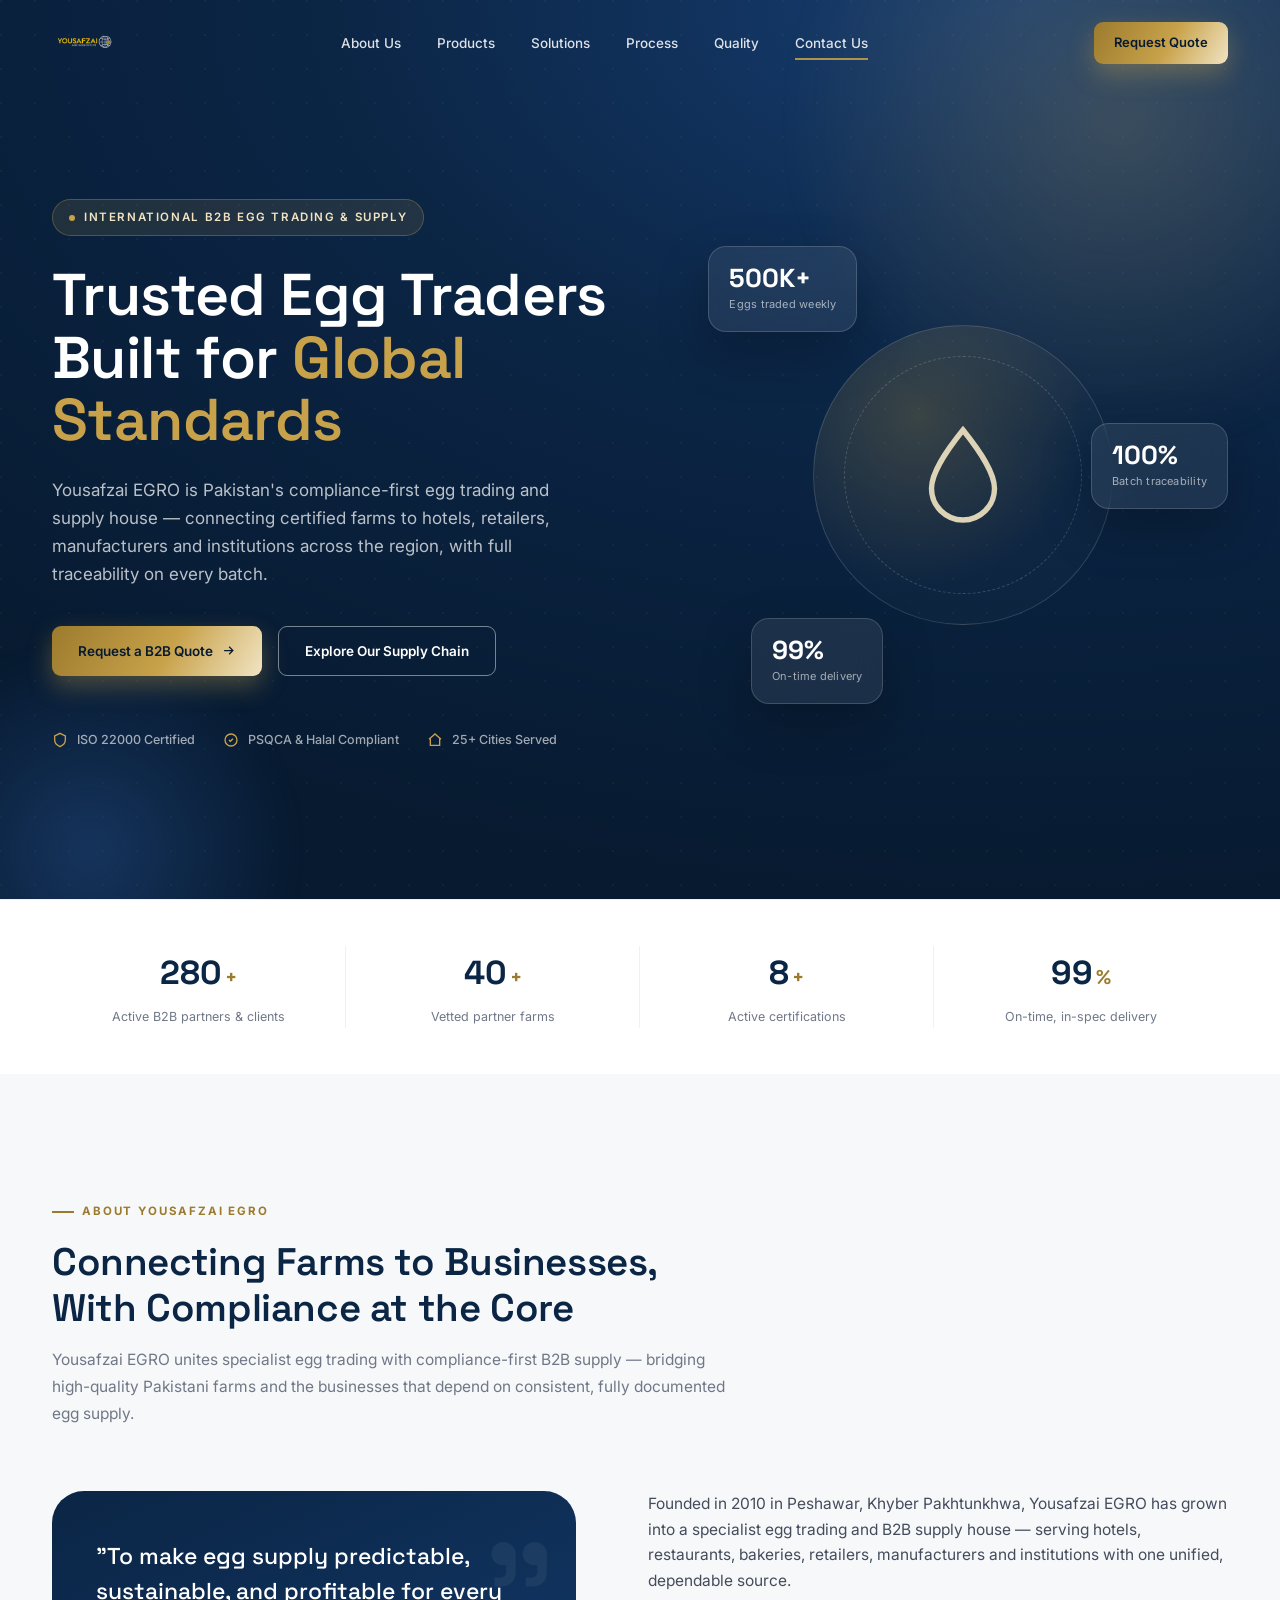
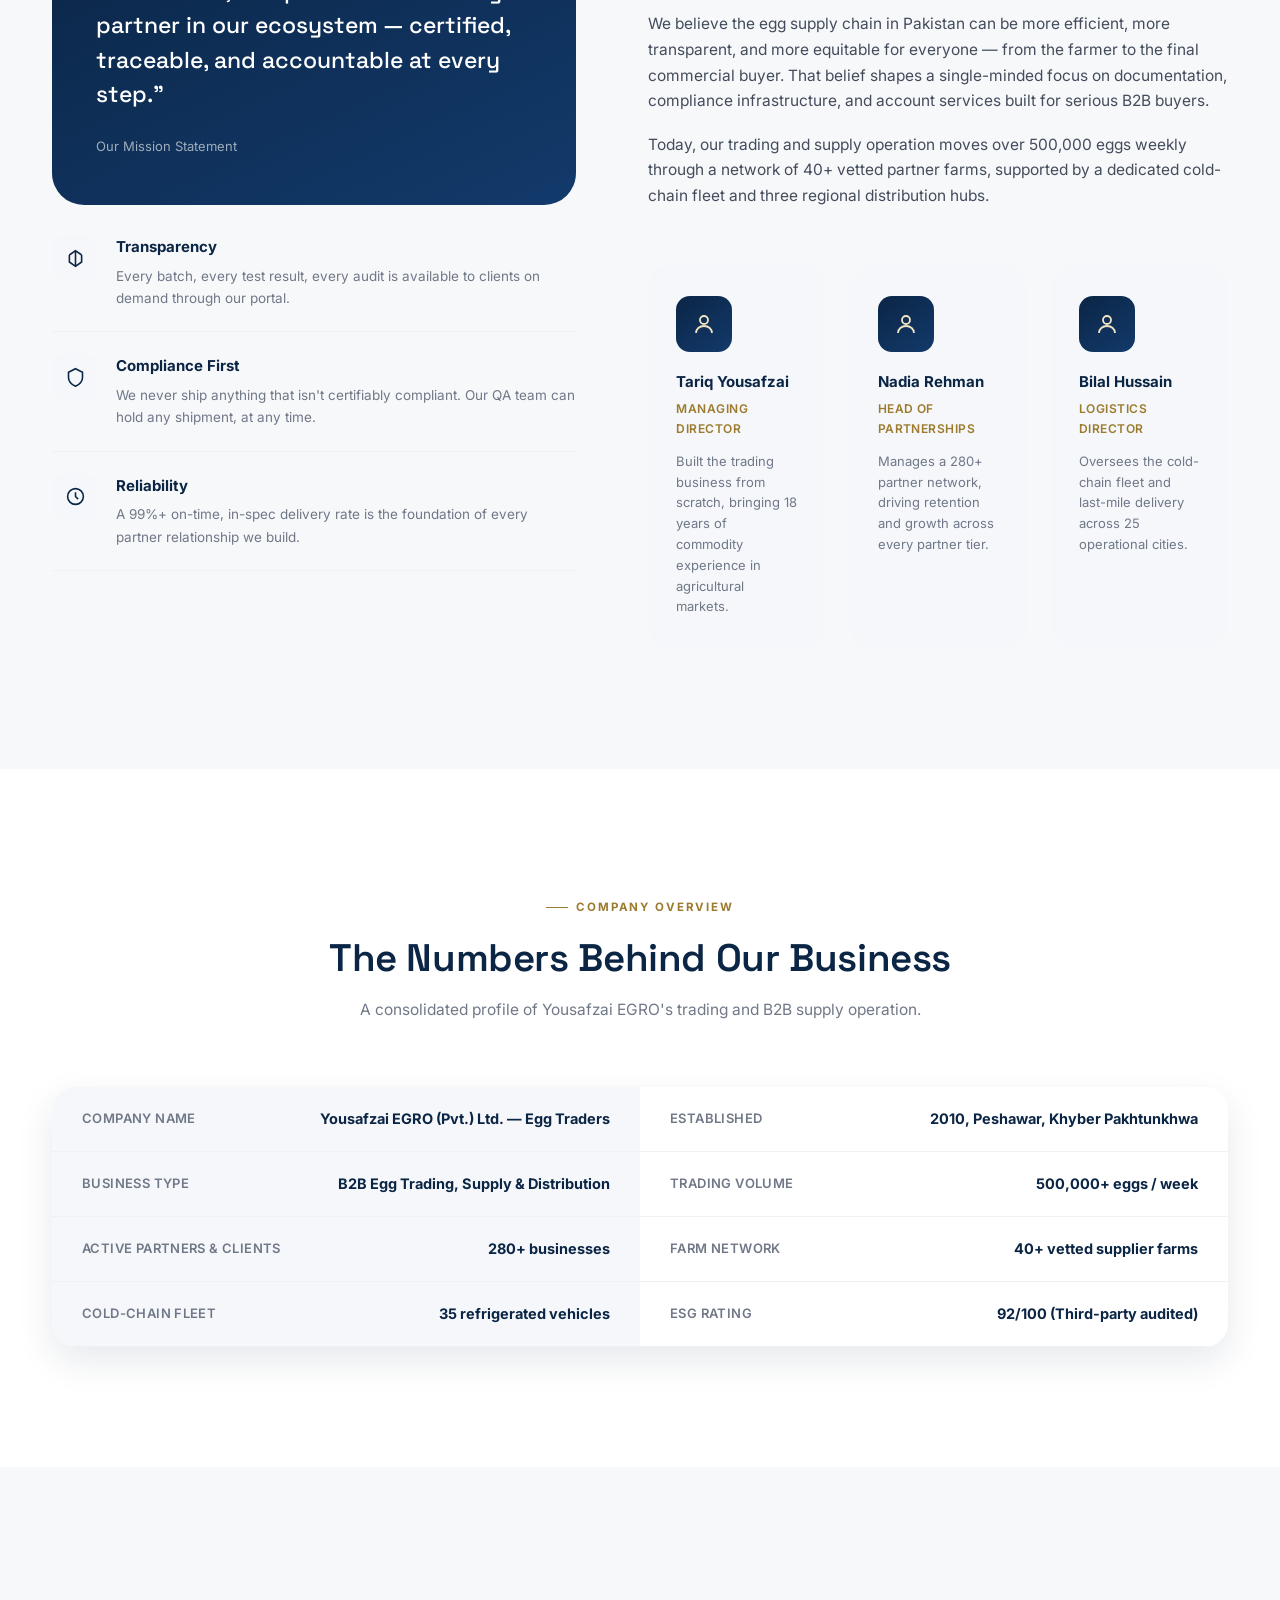
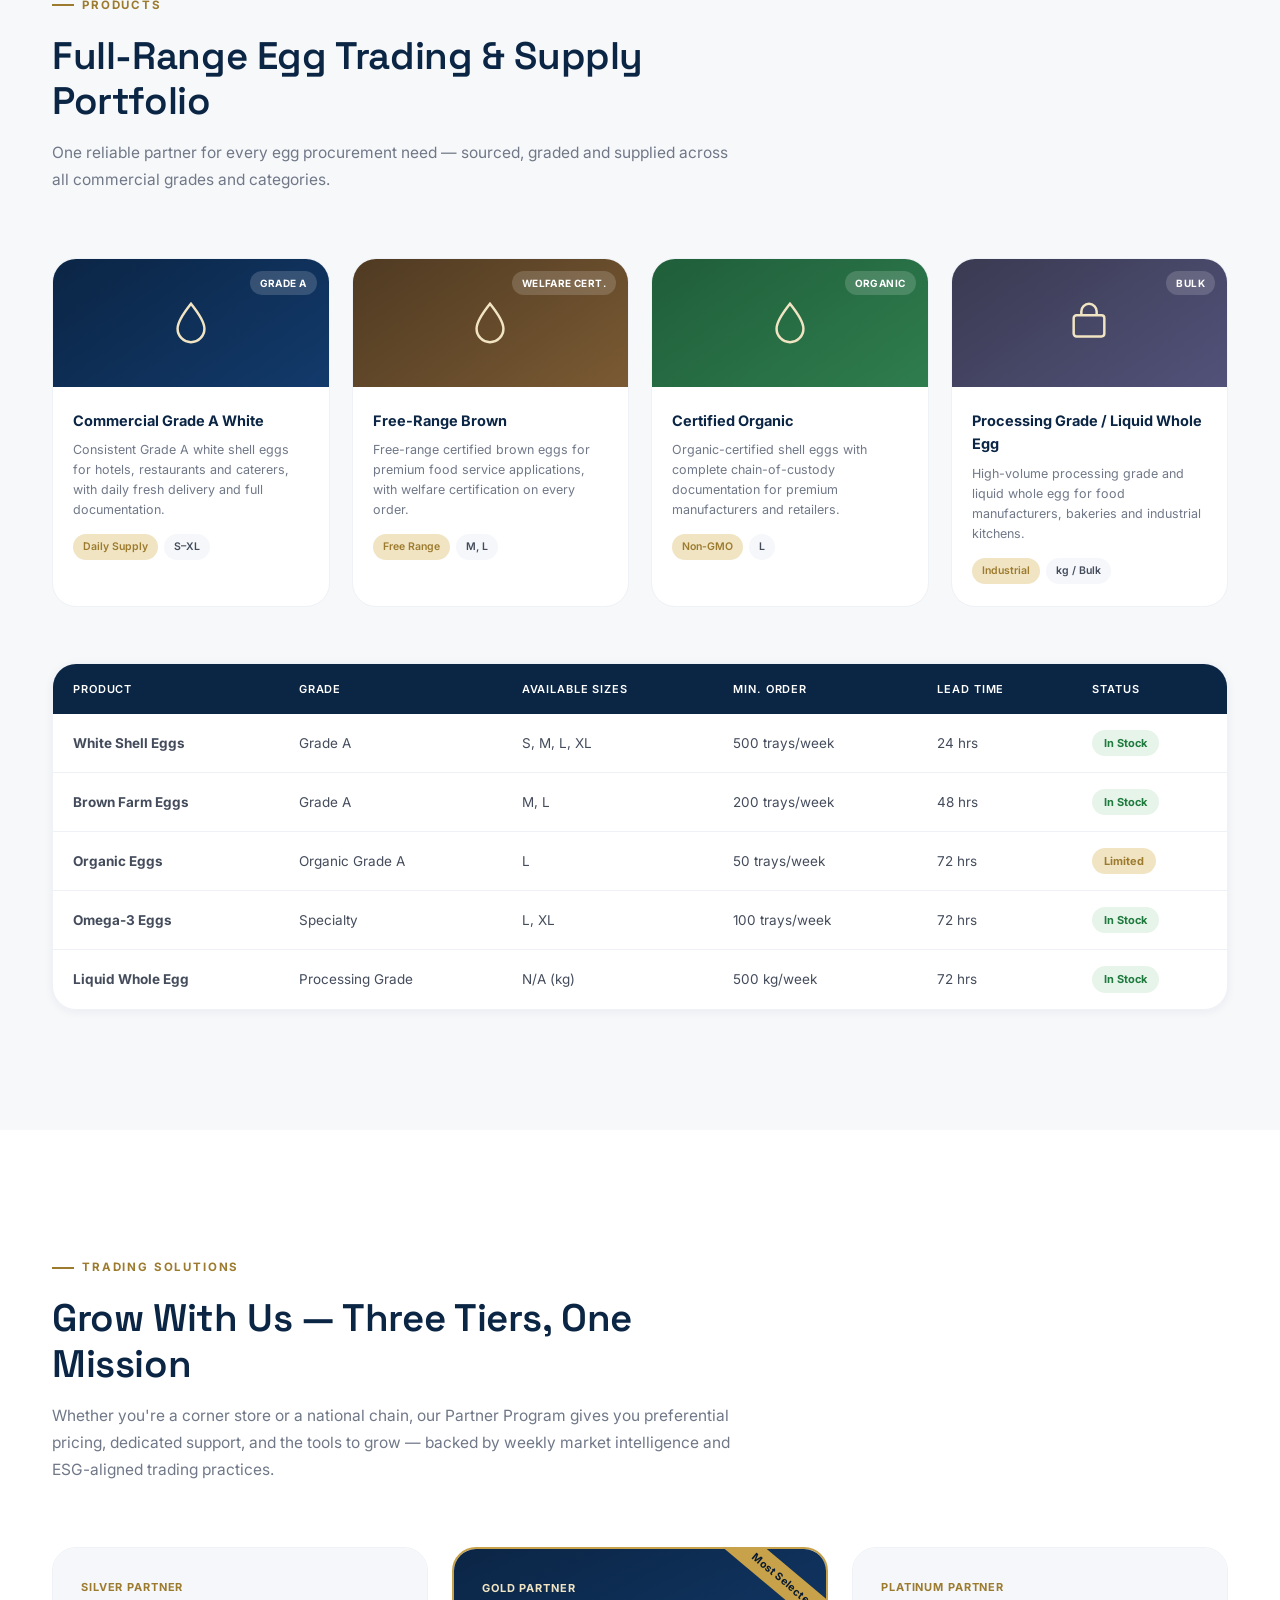
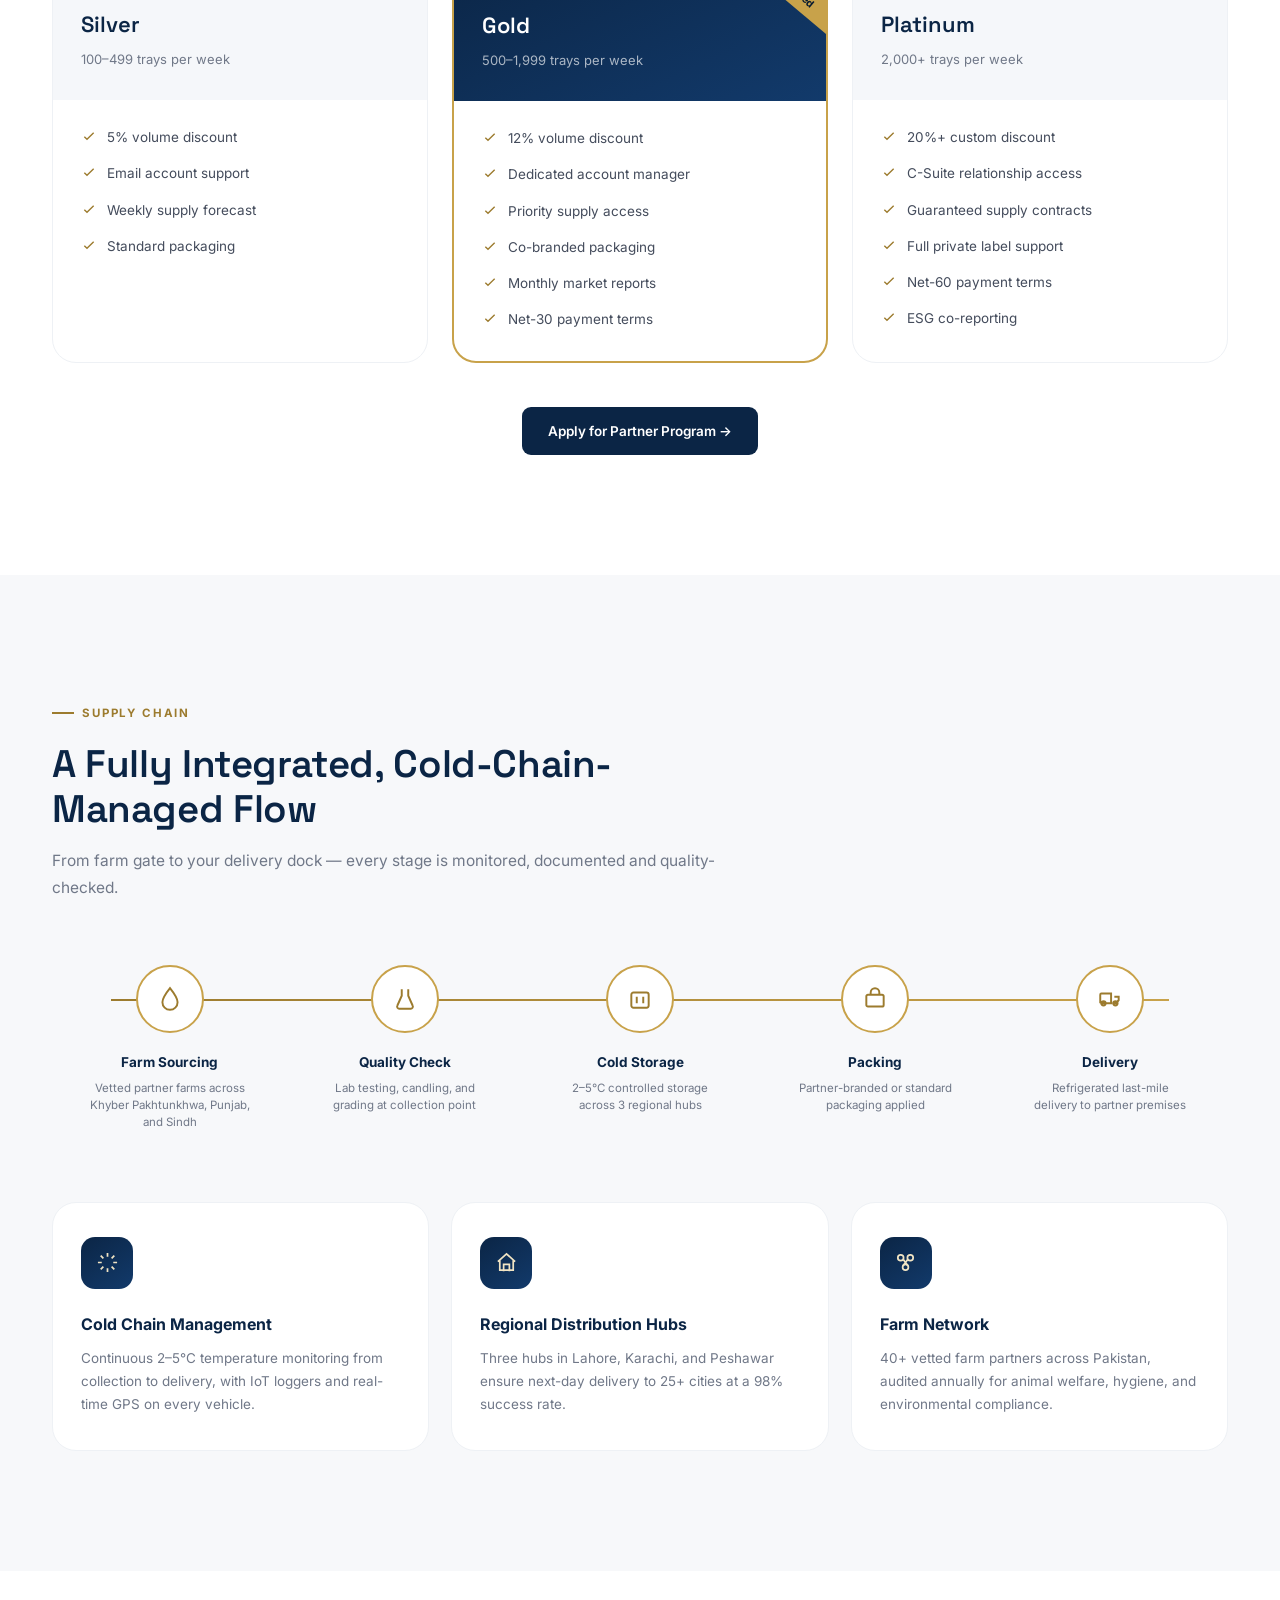
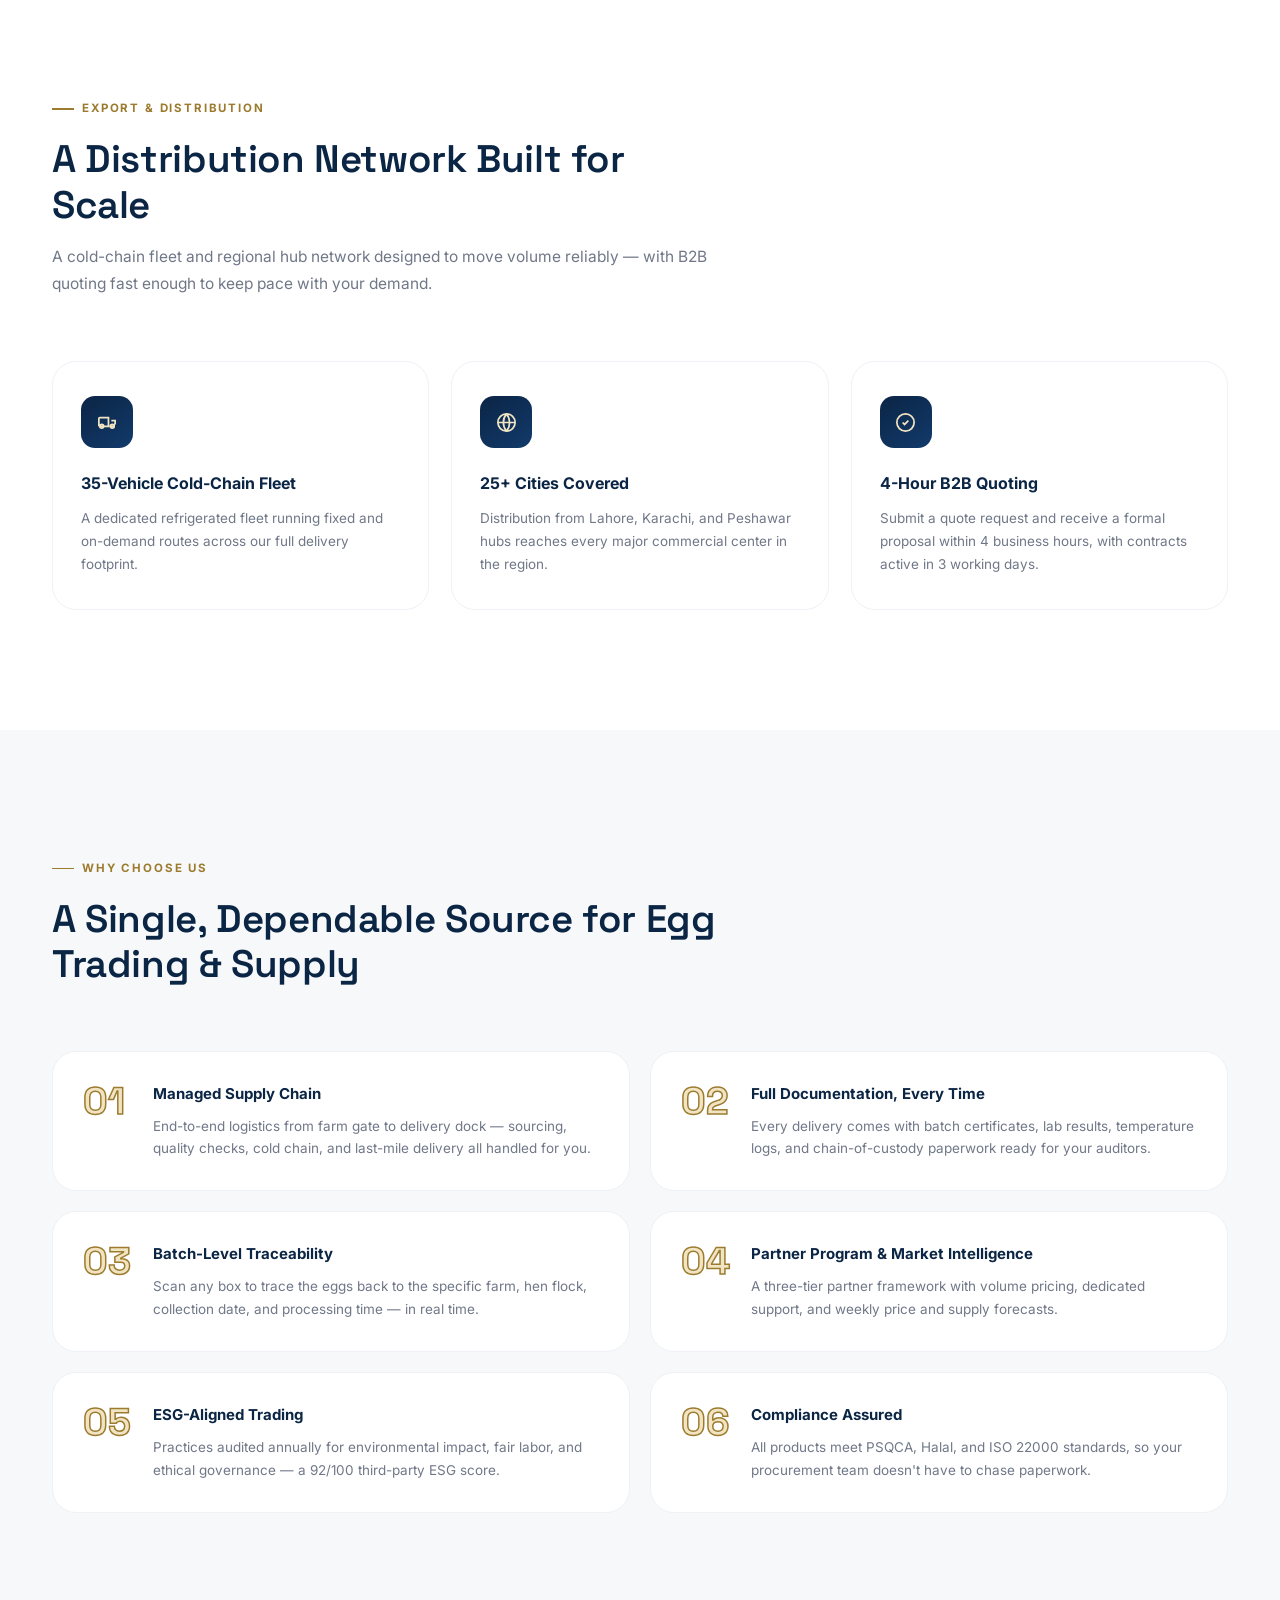
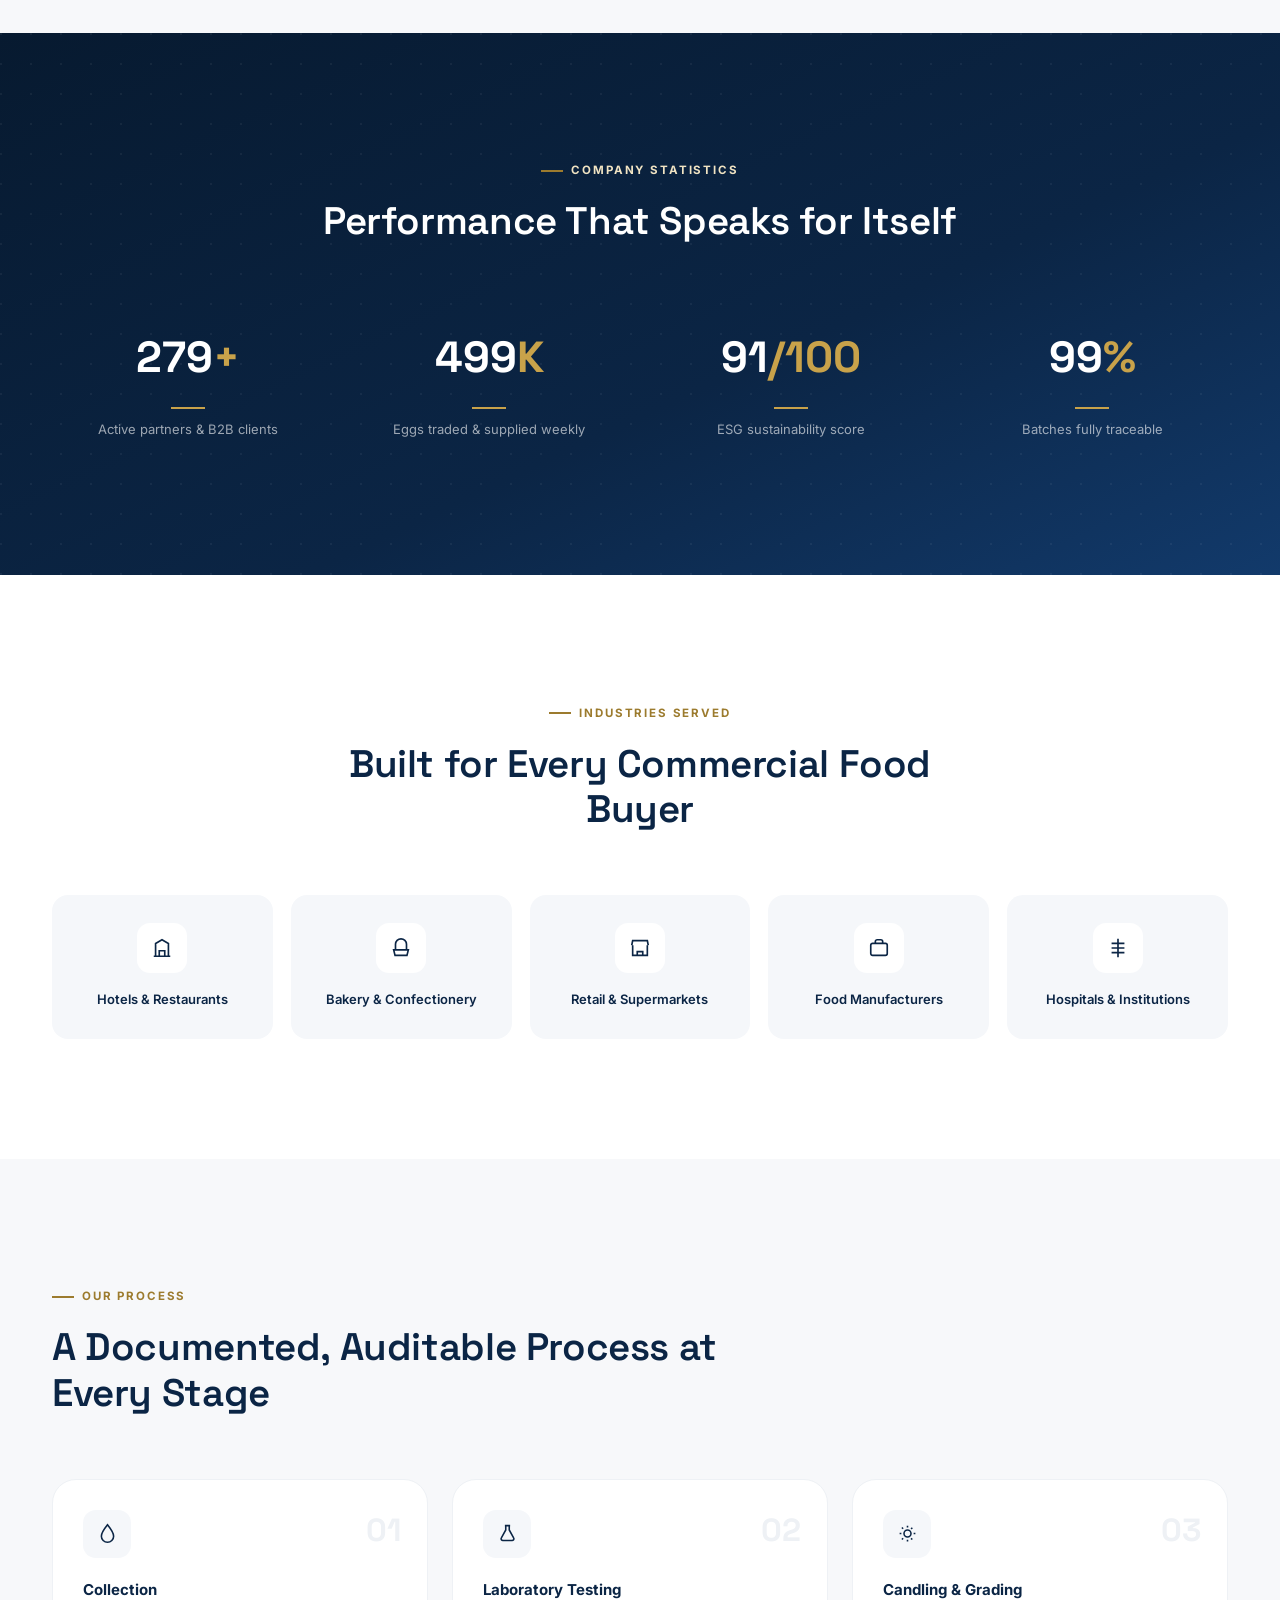
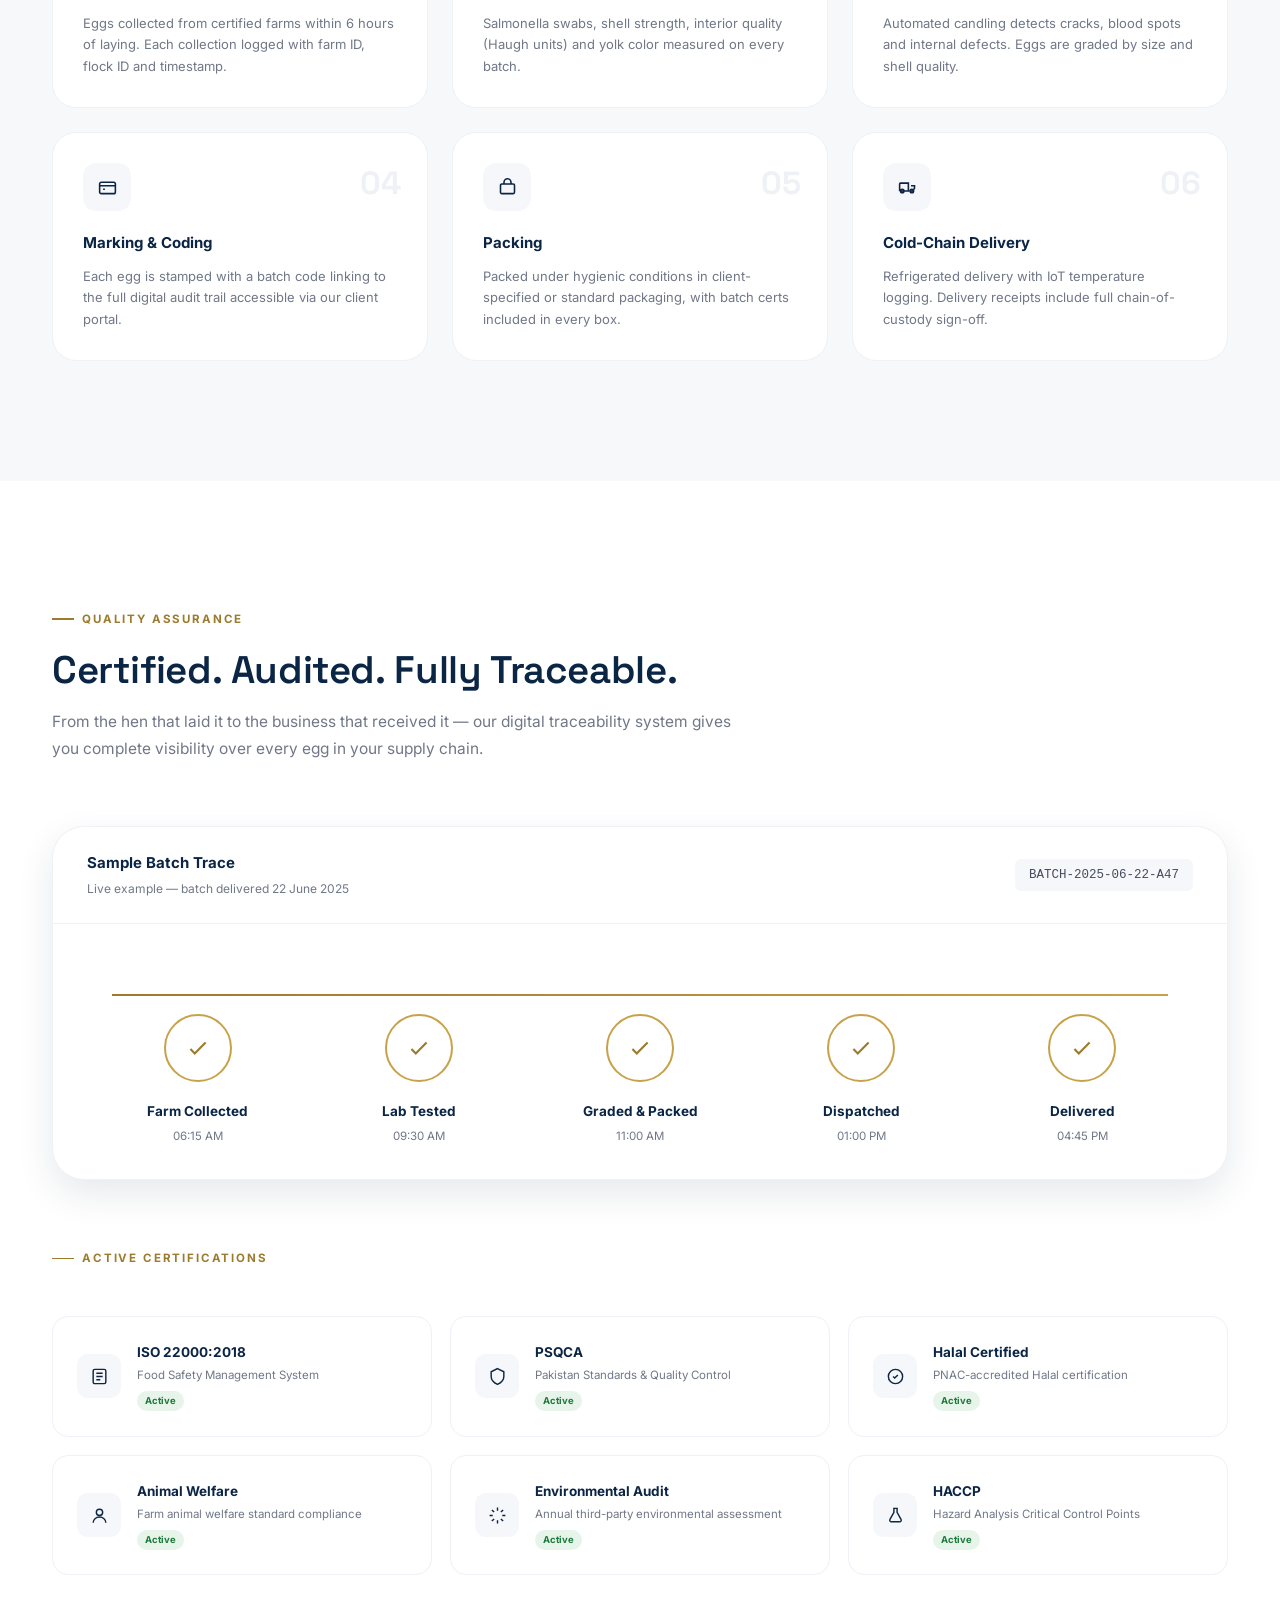
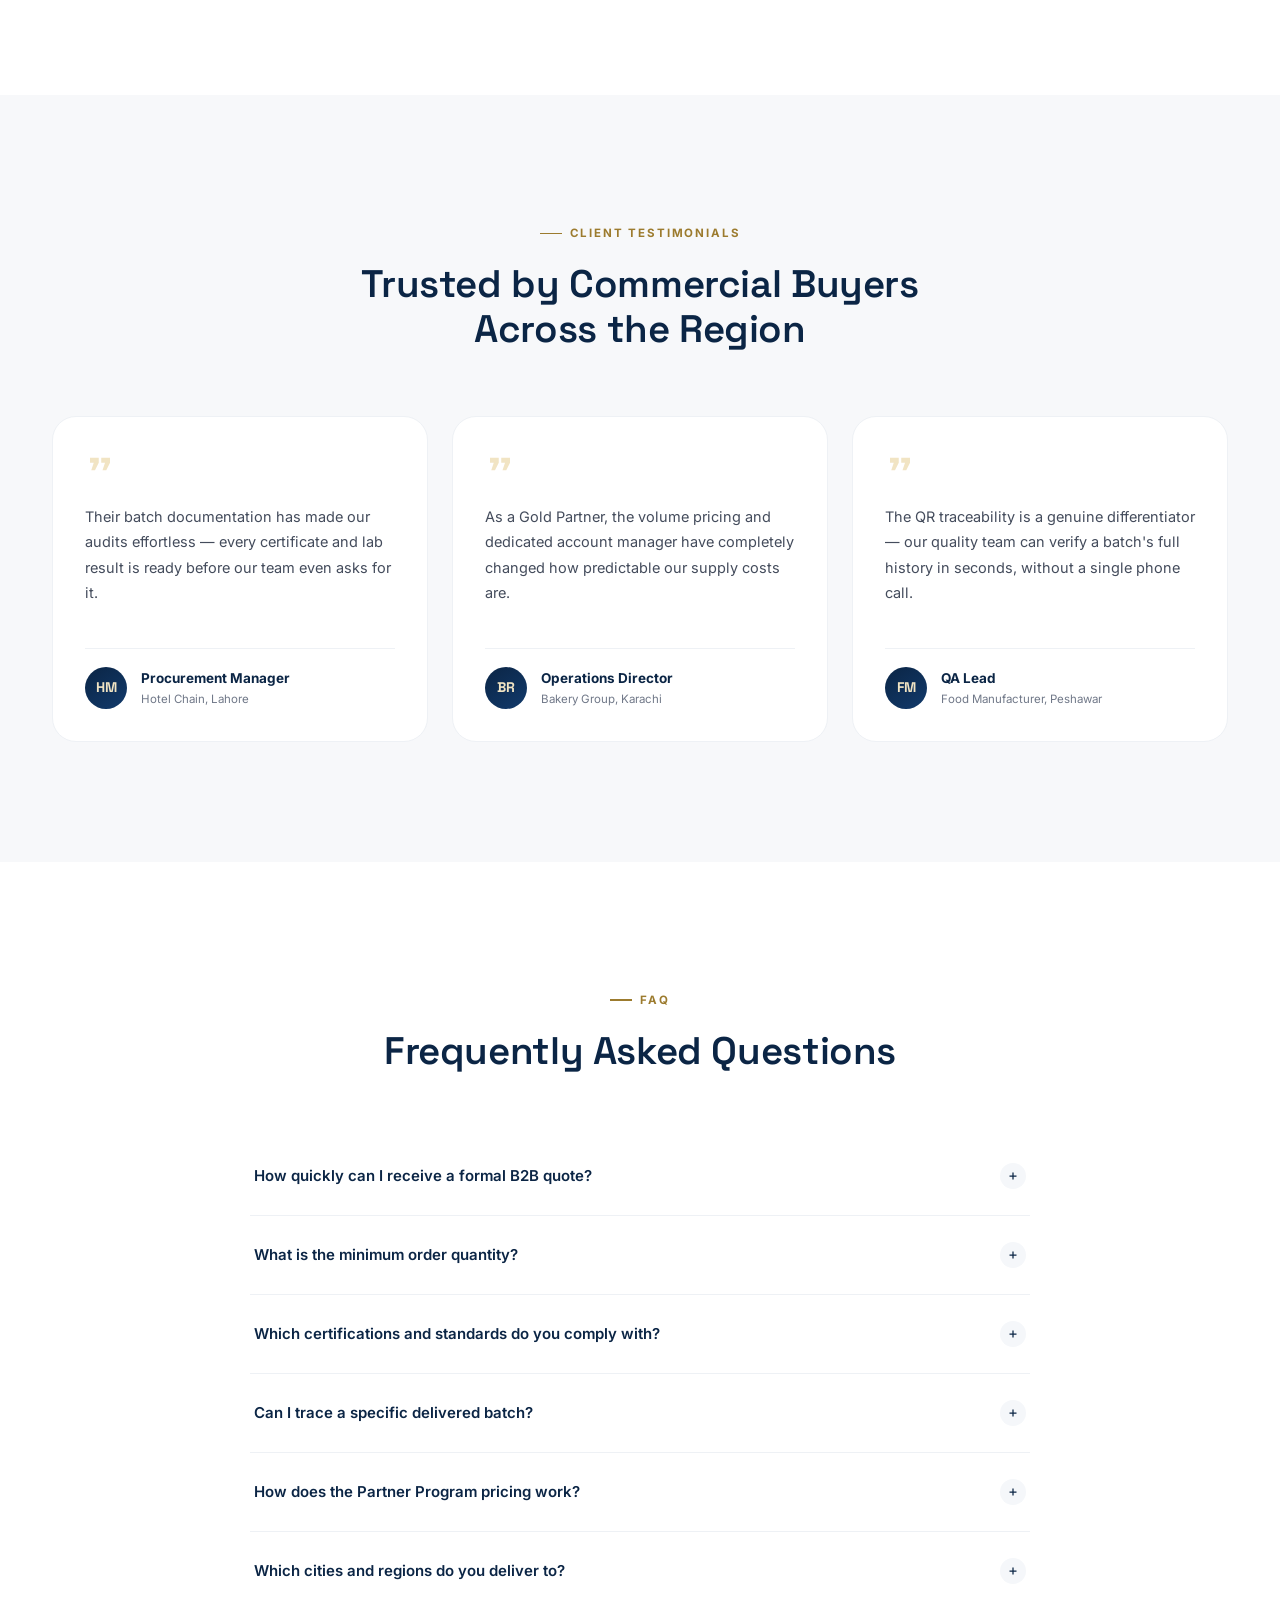
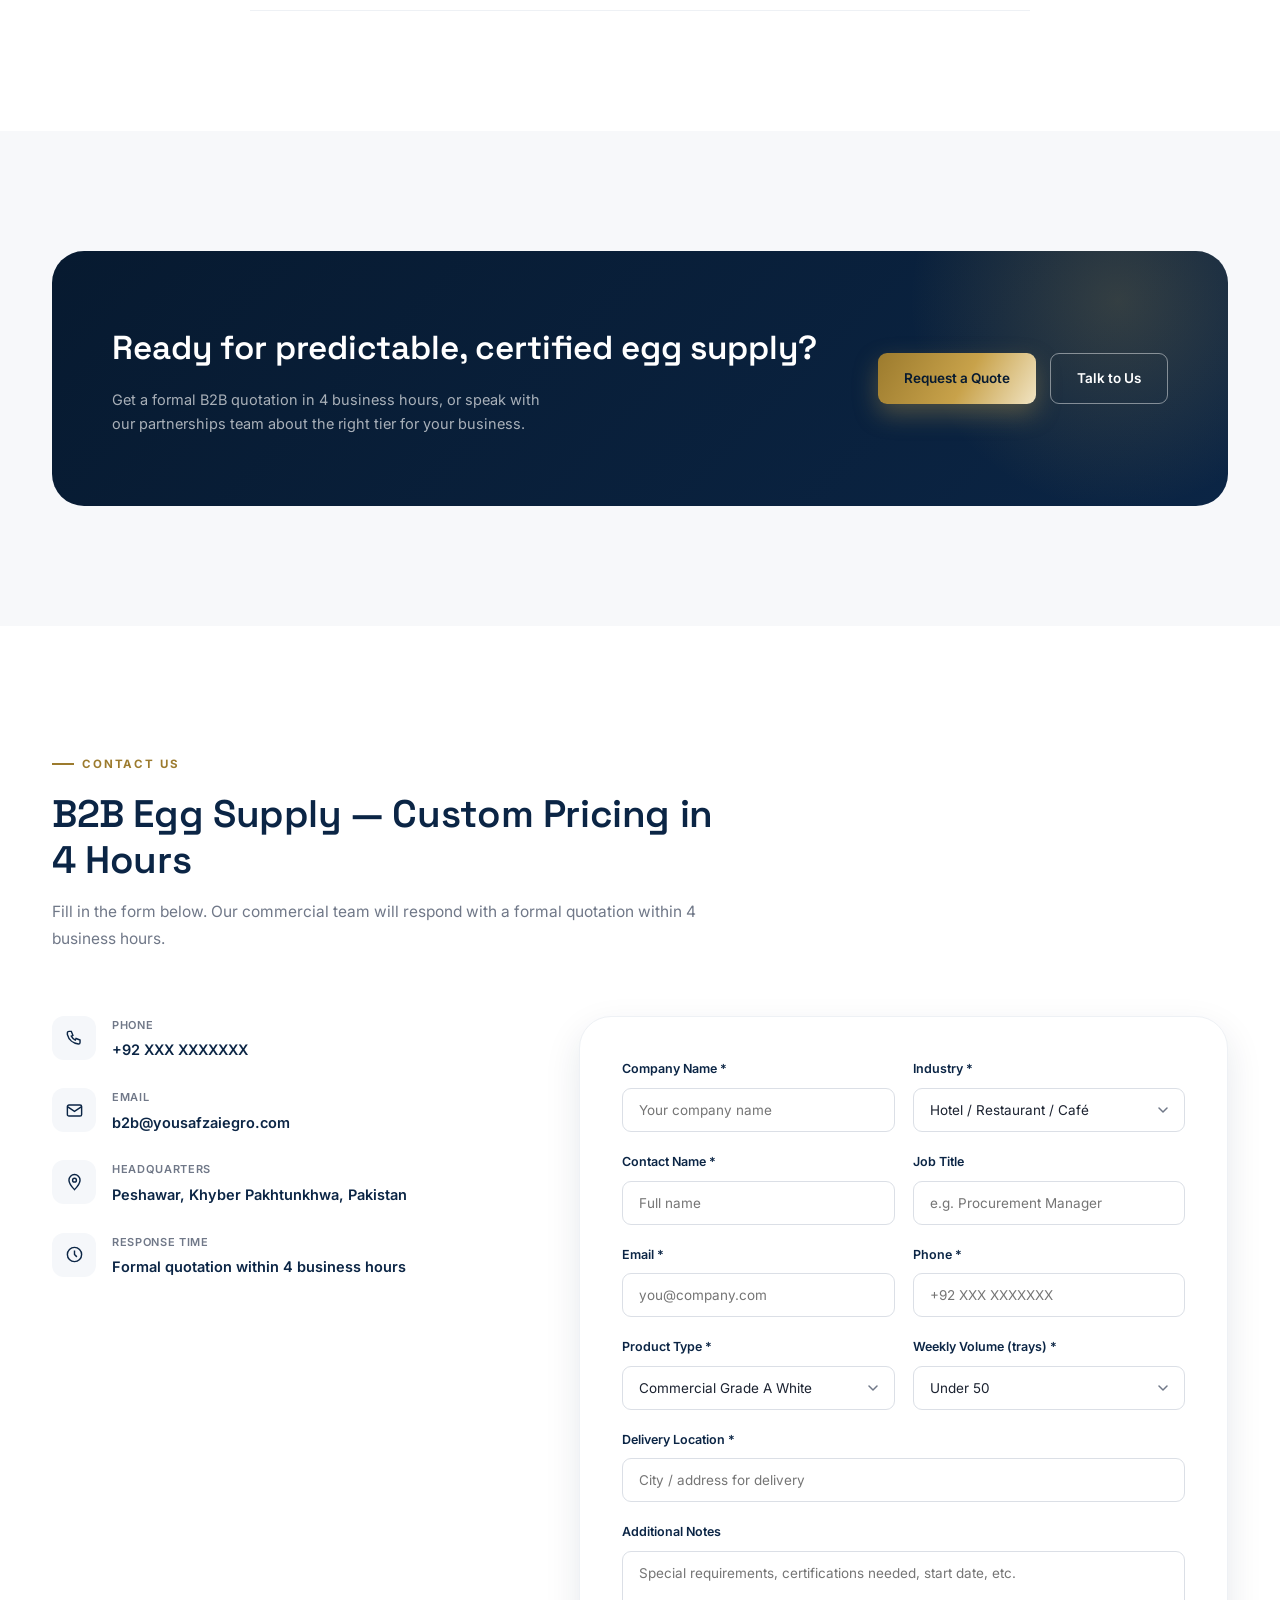
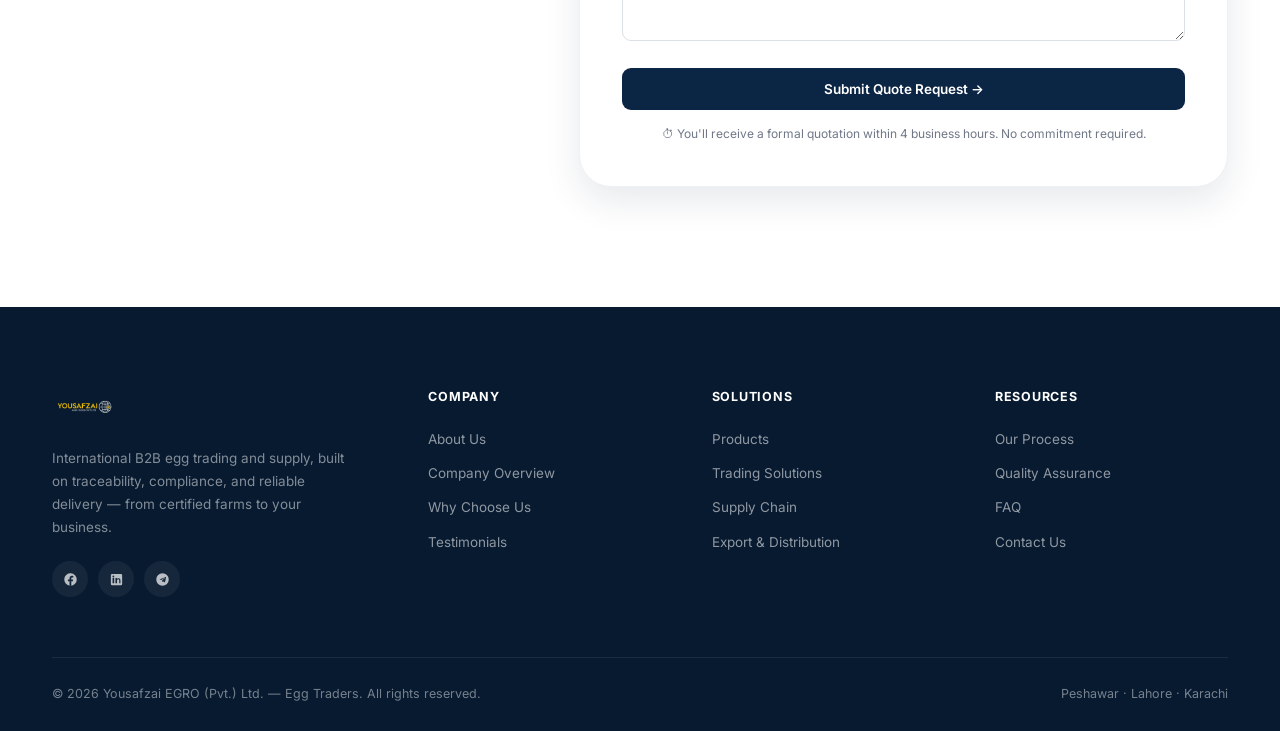
<file: yousafzai-egro-egg-traders.html>
<!DOCTYPE html>
<html lang="en">
<head>
<meta charset="UTF-8">
<meta name="viewport" content="width=device-width, initial-scale=1.0">
<title>Yousafzai EGRO — Egg Traders | International B2B Egg Supply & Trading</title>
<link rel="preconnect" href="https://fonts.googleapis.com">
<link rel="preconnect" href="https://fonts.gstatic.com" crossorigin>
<link href="https://fonts.googleapis.com/css2?family=Space+Grotesk:wght@400;500;600;700&family=Inter:wght@300;400;500;600;700;800&display=swap" rel="stylesheet">
<style>
:root{
  --navy:#0B2545;
  --navy-2:#123A6B;
  --navy-deep:#071A30;
  --navy-glow:rgba(18,58,107,0.35);
  --gold:#C8A24A;
  --gold-lt:#F1E4C3;
  --gold-dk:#9C7B2E;
  --white:#FFFFFF;
  --gray-900:#1B2230;
  --gray-700:#444C5C;
  --gray-500:#707888;
  --gray-300:#DBDFE6;
  --gray-150:#EEF1F5;
  --gray-100:#F5F7FA;
  --bg:#F7F8FA;
  --radius-sm:10px;
  --radius-md:16px;
  --radius-lg:24px;
  --radius-xl:32px;
  --shadow-sm:0 2px 10px rgba(11,37,69,0.06);
  --shadow-md:0 14px 36px rgba(11,37,69,0.10);
  --shadow-lg:0 28px 70px rgba(11,37,69,0.16);
  --font-display:'Space Grotesk',sans-serif;
  --font-body:'Inter',sans-serif;
  --ease:cubic-bezier(.22,1,.36,1);
}
*{box-sizing:border-box;margin:0;padding:0;}
html{scroll-behavior:smooth;}
body{font-family:var(--font-body);background:var(--bg);color:var(--gray-900);line-height:1.65;overflow-x:hidden;}
img{max-width:100%;display:block;}
a{color:inherit;text-decoration:none;}
ul{list-style:none;}
button{font-family:inherit;}
.container{max-width:1240px;margin:0 auto;padding:0 32px;}
::selection{background:var(--gold-lt);color:var(--navy);}

@media (prefers-reduced-motion: reduce){
  *{animation-duration:0.001ms !important;animation-iteration-count:1 !important;transition-duration:0.001ms !important;scroll-behavior:auto !important;}
}

/* ───────────────────── Reveal animation ───────────────────── */
.reveal{opacity:0;transform:translateY(28px);transition:opacity .8s var(--ease),transform .8s var(--ease);}
.reveal.in{opacity:1;transform:translateY(0);}
.reveal-stagger > *{opacity:0;transform:translateY(24px);transition:opacity .7s var(--ease),transform .7s var(--ease);}
.reveal-stagger.in > *{opacity:1;transform:translateY(0);}
.reveal-stagger.in > *:nth-child(1){transition-delay:.05s}
.reveal-stagger.in > *:nth-child(2){transition-delay:.12s}
.reveal-stagger.in > *:nth-child(3){transition-delay:.19s}
.reveal-stagger.in > *:nth-child(4){transition-delay:.26s}
.reveal-stagger.in > *:nth-child(5){transition-delay:.33s}
.reveal-stagger.in > *:nth-child(6){transition-delay:.40s}

/* ───────────────────── Loader ───────────────────── */
#loader{position:fixed;inset:0;background:var(--navy-deep);z-index:9999;display:flex;align-items:center;justify-content:center;transition:opacity .6s ease, visibility .6s ease;}
#loader.hide{opacity:0;visibility:hidden;}
.loader-mark{font-family:var(--font-display);color:var(--white);font-size:15px;letter-spacing:.18em;display:flex;flex-direction:column;align-items:center;gap:18px;}
.loader-ring{width:46px;height:46px;border-radius:50%;border:2px solid rgba(255,255,255,.18);border-top-color:var(--gold);animation:spin 0.9s linear infinite;}
@keyframes spin{to{transform:rotate(360deg);}}

/* ───────────────────── Navbar ───────────────────── */
.nav{position:fixed;top:0;left:0;right:0;z-index:500;padding:22px 0;transition:all .4s var(--ease);}
.nav-inner{max-width:1240px;margin:0 auto;padding:0 32px;display:flex;align-items:center;justify-content:space-between;}
.nav.scrolled{padding:12px 0;background:rgba(255,255,255,0.86);backdrop-filter:blur(16px) saturate(160%);box-shadow:0 1px 0 rgba(11,37,69,0.06);}
.brand{display:flex;align-items:center;gap:12px;}
.brand-mark{width:42px;height:42px;border-radius:11px;background:linear-gradient(145deg,var(--navy),var(--navy-2));display:flex;align-items:center;justify-content:center;flex-shrink:0;box-shadow:0 6px 16px rgba(11,37,69,0.28);}
.brand-mark svg{width:22px;height:22px;}
.brand-text{display:flex;flex-direction:column;line-height:1.1;}
.brand-name{font-family:var(--font-display);font-weight:700;font-size:16px;letter-spacing:.02em;color:var(--navy);transition:color .4s;}
.nav:not(.scrolled) .brand-name{color:var(--white);}
.brand-sub{font-size:10px;letter-spacing:.18em;text-transform:uppercase;color:var(--gold-dk);font-weight:600;}
.nav:not(.scrolled) .brand-sub{color:var(--gold);}
.nav-links{display:flex;align-items:center;gap:36px;}
.nav-links a{font-size:13.5px;font-weight:500;color:var(--white);opacity:.86;position:relative;padding:6px 0;transition:opacity .25s, color .4s;}
.nav.scrolled .nav-links a{color:var(--gray-700);opacity:1;}
.nav-links a::after{content:'';position:absolute;left:0;bottom:0;width:0;height:2px;background:var(--gold);transition:width .3s var(--ease);}
.nav-links a:hover{opacity:1;}
.nav-links a:hover::after,.nav-links a.active::after{width:100%;}
.nav.scrolled .nav-links a.active{color:var(--navy);font-weight:600;}
.nav-cta{display:flex;align-items:center;gap:18px;}
.btn{display:inline-flex;align-items:center;justify-content:center;gap:8px;font-family:var(--font-body);font-weight:600;font-size:13.5px;padding:13px 26px;border-radius:9px;border:none;cursor:pointer;position:relative;overflow:hidden;transition:transform .25s var(--ease),box-shadow .25s var(--ease),background .25s;white-space:nowrap;}
.btn span{position:relative;z-index:2;display:flex;align-items:center;gap:8px;}
.btn-gold{background:linear-gradient(120deg,var(--gold-dk),var(--gold) 55%,var(--gold-lt));color:var(--navy-deep);box-shadow:0 10px 24px rgba(200,162,74,0.35);}
.btn-gold:hover{transform:translateY(-2px);box-shadow:0 16px 32px rgba(200,162,74,0.45);}
.btn-navy{background:var(--navy);color:var(--white);}
.btn-navy:hover{transform:translateY(-2px);box-shadow:0 14px 28px rgba(11,37,69,0.35);}
.btn-outline{background:transparent;border:1.4px solid rgba(255,255,255,0.45);color:var(--white);}
.nav.scrolled .btn-outline{border-color:var(--gray-300);color:var(--navy);}
.btn-outline:hover{border-color:var(--gold);background:rgba(255,255,255,0.06);}
.btn-sm{padding:10px 20px;font-size:13px;}
.btn-block{width:100%;}
/* ripple */
.btn .ripple{position:absolute;border-radius:50%;background:rgba(255,255,255,0.55);transform:scale(0);animation:ripple .6s ease-out;pointer-events:none;}
@keyframes ripple{to{transform:scale(3.2);opacity:0;}}
.menu-toggle{display:none;width:36px;height:36px;background:transparent;border:none;cursor:pointer;flex-direction:column;align-items:center;justify-content:center;gap:5px;position:relative;z-index:510;padding:0;}
.menu-toggle span{display:block;width:22px;height:2px;background:var(--white);border-radius:2px;transition:all .3s cubic-bezier(.22,1,.36,1);transform-origin:center;}
.nav.scrolled .menu-toggle span{background:var(--navy);}
.menu-toggle.open span:nth-child(1){transform:translateY(7px) rotate(45deg);}
.menu-toggle.open span:nth-child(2){opacity:0;transform:scaleX(0);}
.menu-toggle.open span:nth-child(3){transform:translateY(-7px) rotate(-45deg);}

.mobile-overlay{position:fixed;inset:0;background:rgba(0,0,0,0.45);z-index:490;opacity:0;visibility:hidden;transition:opacity .35s ease,visibility .35s ease;}
.mobile-overlay.open{opacity:1;visibility:visible;}
.mobile-panel{position:fixed;top:0;right:0;bottom:0;width:300px;max-width:85vw;background:var(--navy-deep);z-index:495;transform:translateX(100%);transition:transform .4s cubic-bezier(.22,1,.36,1);display:flex;flex-direction:column;padding:80px 32px 32px;overflow-y:auto;}
.mobile-panel.open{transform:translateX(0);}
.mobile-panel .mp-brand{font-family:var(--font-display);font-weight:700;font-size:18px;color:#fff;margin-bottom:4px;}
.mobile-panel .mp-sub{font-size:10px;letter-spacing:.18em;text-transform:uppercase;color:var(--gold-lt);font-weight:600;margin-bottom:40px;display:block;}
.mobile-panel a{color:rgba(255,255,255,0.8);font-size:17px;font-family:var(--font-display);text-decoration:none;padding:12px 0;border-bottom:1px solid rgba(255,255,255,0.06);transition:color .25s;}
.mobile-panel a:hover{color:var(--gold-lt);}
.mobile-panel .mp-cta{margin-top:24px;color:var(--gold-lt);font-size:17px;font-family:var(--font-display);text-decoration:none;padding:14px 0;font-weight:600;border-top:1px solid rgba(255,255,255,0.1);display:flex;align-items:center;gap:8px;}

/* ───────────────────── Hero ───────────────────── */
.hero{position:relative;min-height:100vh;background:radial-gradient(120% 100% at 80% 0%,#173E72 0%,var(--navy) 45%,var(--navy-deep) 100%);overflow:hidden;display:flex;align-items:center;padding:140px 0 90px;}
.hero::before{content:'';position:absolute;inset:0;background-image:radial-gradient(circle at 1px 1px, rgba(255,255,255,0.07) 1px, transparent 0);background-size:34px 34px;opacity:.5;}
.hero-glow{position:absolute;width:680px;height:680px;border-radius:50%;background:radial-gradient(circle,rgba(200,162,74,0.22),transparent 70%);top:-220px;right:-180px;filter:blur(10px);animation:float1 12s ease-in-out infinite;}
.hero-glow.b{width:420px;height:420px;background:radial-gradient(circle,rgba(60,120,210,0.28),transparent 70%);bottom:-160px;left:-120px;top:auto;right:auto;animation:float2 14s ease-in-out infinite;}
@keyframes float1{0%,100%{transform:translate(0,0);}50%{transform:translate(-30px,30px);}}
@keyframes float2{0%,100%{transform:translate(0,0);}50%{transform:translate(25px,-22px);}}
.hero-grid{position:relative;z-index:2;display:grid;grid-template-columns:1.05fr .95fr;gap:60px;align-items:center;}
.eyebrow{display:inline-flex;align-items:center;gap:9px;font-size:11.5px;font-weight:600;letter-spacing:.14em;text-transform:uppercase;color:var(--gold-lt);background:rgba(200,162,74,0.12);border:1px solid rgba(200,162,74,0.32);padding:8px 16px;border-radius:30px;margin-bottom:28px;}
.eyebrow .dot{width:6px;height:6px;border-radius:50%;background:var(--gold);box-shadow:0 0 0 0 rgba(200,162,74,0.6);animation:pulse 2s infinite;}
@keyframes pulse{0%{box-shadow:0 0 0 0 rgba(200,162,74,0.55);}70%{box-shadow:0 0 0 8px rgba(200,162,74,0);}100%{box-shadow:0 0 0 0 rgba(200,162,74,0);}}
.hero h1{font-family:var(--font-display);font-weight:600;font-size:clamp(2.6rem,4.6vw,4.3rem);line-height:1.06;color:var(--white);letter-spacing:-0.01em;margin-bottom:24px;}
.hero h1 em{font-style:normal;color:var(--gold);position:relative;}
.hero p.lead{font-size:17px;color:rgba(255,255,255,0.72);max-width:520px;margin-bottom:38px;}
.hero-actions{display:flex;gap:16px;flex-wrap:wrap;margin-bottom:54px;}
.trust-row{display:flex;align-items:center;gap:28px;flex-wrap:wrap;}
.trust-row .t-item{display:flex;align-items:center;gap:9px;font-size:12.5px;color:rgba(255,255,255,0.62);font-weight:500;}
.trust-row svg{width:16px;height:16px;color:var(--gold);flex-shrink:0;}

/* hero visual */
.hero-visual{position:relative;height:520px;}
.hv-card{position:absolute;background:rgba(255,255,255,0.08);border:1px solid rgba(255,255,255,0.16);backdrop-filter:blur(14px);border-radius:18px;padding:18px 20px;box-shadow:0 20px 50px rgba(0,0,0,0.25);animation:bob 6s ease-in-out infinite;}
.hv-card .hv-num{font-family:var(--font-display);font-size:26px;font-weight:700;color:var(--white);line-height:1;}
.hv-card .hv-lbl{font-size:11px;color:rgba(255,255,255,0.6);margin-top:4px;letter-spacing:.02em;}
.hv-card.c1{top:6%;left:2%;animation-delay:0s;}
.hv-card.c2{top:40%;right:0%;animation-delay:1.4s;}
.hv-card.c3{bottom:6%;left:10%;animation-delay:2.6s;}
@keyframes bob{0%,100%{transform:translateY(0);}50%{transform:translateY(-14px);}}
.hv-core{position:absolute;top:50%;left:50%;transform:translate(-50%,-50%);width:300px;height:300px;border-radius:50%;background:radial-gradient(circle at 35% 30%, rgba(200,162,74,0.25), rgba(255,255,255,0.02) 60%);border:1px solid rgba(255,255,255,0.14);display:flex;align-items:center;justify-content:center;}
.hv-core::before{content:'';position:absolute;inset:30px;border-radius:50%;border:1px dashed rgba(255,255,255,0.18);animation:spin 30s linear infinite;}
.hv-core svg{width:108px;height:108px;color:var(--gold-lt);opacity:.9;}

/* ───────────────────── Stat strip ───────────────────── */
.stat-strip{background:var(--white);border-top:1px solid var(--gray-150);position:relative;z-index:3;margin-top:-1px;}
.stat-strip .container{display:grid;grid-template-columns:repeat(4,1fr);padding:46px 32px;}
.stat-strip .stat{text-align:center;border-right:1px solid var(--gray-150);padding:0 18px;}
.stat-strip .stat:last-child{border-right:none;}
.stat-num{font-family:var(--font-display);font-size:clamp(1.8rem,2.6vw,2.6rem);font-weight:700;color:var(--navy);display:flex;justify-content:center;align-items:baseline;gap:3px;}
.stat-num .suffix{color:var(--gold-dk);font-size:.6em;}
.stat-cap{font-size:12.5px;color:var(--gray-500);margin-top:6px;}

/* ───────────────────── Section basics ───────────────────── */
section{padding:120px 0;position:relative;}
.section-alt{background:var(--white);}
.tag-eyebrow{display:inline-flex;align-items:center;gap:8px;font-size:11.5px;font-weight:700;letter-spacing:.16em;text-transform:uppercase;color:var(--gold-dk);margin-bottom:18px;}
.tag-eyebrow::before{content:'';width:22px;height:1.6px;background:var(--gold-dk);}
.sec-head{max-width:680px;margin-bottom:64px;}
.sec-head.center{margin-left:auto;margin-right:auto;text-align:center;}
.sec-title{font-family:var(--font-display);font-weight:600;font-size:clamp(1.9rem,3vw,2.7rem);color:var(--navy);line-height:1.18;letter-spacing:-0.01em;}
.sec-sub{font-size:15.5px;color:var(--gray-500);margin-top:16px;line-height:1.75;}

/* ───────────────────── About / overview split ───────────────────── */
.about-grid{display:grid;grid-template-columns:.95fr 1.05fr;gap:72px;align-items:start;}
.quote-block{background:linear-gradient(155deg,var(--navy),var(--navy-2));border-radius:var(--radius-xl);padding:48px 44px;color:var(--white);position:relative;overflow:hidden;}
.quote-block::after{content:'"';position:absolute;top:-30px;right:18px;font-family:var(--font-display);font-size:180px;color:rgba(255,255,255,0.06);}
.quote-block p.q{font-family:var(--font-display);font-size:23px;font-weight:500;line-height:1.5;position:relative;z-index:2;}
.quote-block .q-foot{margin-top:24px;font-size:13px;color:rgba(255,255,255,0.6);position:relative;z-index:2;}
.value-list{display:flex;flex-direction:column;gap:0;margin-top:30px;}
.value-item{display:flex;gap:18px;padding:22px 0;border-bottom:1px solid var(--gray-150);}
.value-item:first-child{padding-top:0;}
.v-icon{width:46px;height:46px;border-radius:12px;background:var(--gray-100);display:flex;align-items:center;justify-content:center;flex-shrink:0;color:var(--navy);}
.v-icon svg{width:21px;height:21px;}
.v-title{font-weight:700;font-size:15px;color:var(--navy);margin-bottom:5px;}
.v-body{font-size:13.5px;color:var(--gray-500);line-height:1.65;}
.about-text p{font-size:15.5px;color:var(--gray-700);margin-bottom:18px;}

.team-grid{display:grid;grid-template-columns:repeat(3,1fr);gap:24px;margin-top:56px;}
.team-card{background:var(--gray-100);border-radius:var(--radius-lg);padding:32px 28px;transition:transform .35s var(--ease),box-shadow .35s var(--ease);}
.team-card:hover{transform:translateY(-6px);box-shadow:var(--shadow-md);background:var(--white);}
.team-avatar{width:56px;height:56px;border-radius:14px;background:linear-gradient(145deg,var(--navy),var(--navy-2));display:flex;align-items:center;justify-content:center;color:var(--gold-lt);margin-bottom:18px;}
.team-avatar svg{width:24px;height:24px;}
.team-name{font-weight:700;font-size:15px;color:var(--navy);}
.team-role{font-size:12px;color:var(--gold-dk);font-weight:600;margin:4px 0 12px;text-transform:uppercase;letter-spacing:.04em;}
.team-bio{font-size:13px;color:var(--gray-500);line-height:1.6;}

/* ───────────────────── Overview table ───────────────────── */
.overview-wrap{display:grid;grid-template-columns:1fr 1fr;gap:0;border-radius:var(--radius-lg);overflow:hidden;box-shadow:var(--shadow-md);}
.overview-row{display:flex;justify-content:space-between;align-items:center;padding:20px 30px;background:var(--white);border-bottom:1px solid var(--gray-150);}
.overview-row:nth-child(odd){background:var(--gray-100);}
.ov-label{font-size:13px;color:var(--gray-500);font-weight:600;text-transform:uppercase;letter-spacing:.03em;}
.ov-val{font-size:14.5px;color:var(--navy);font-weight:700;text-align:right;}

/* ───────────────────── Cards / grids ───────────────────── */
.card-grid{display:grid;grid-template-columns:repeat(4,1fr);gap:22px;}
.card-grid.cols-3{grid-template-columns:repeat(3,1fr);}
.feature-card{background:var(--white);border:1px solid var(--gray-150);border-radius:var(--radius-lg);padding:34px 28px;transition:transform .4s var(--ease),box-shadow .4s var(--ease),border-color .4s;position:relative;overflow:hidden;}
.feature-card::before{content:'';position:absolute;left:0;top:0;width:100%;height:3px;background:linear-gradient(90deg,var(--gold-dk),var(--gold));transform:scaleX(0);transform-origin:left;transition:transform .45s var(--ease);}
.feature-card:hover{transform:translateY(-8px);box-shadow:var(--shadow-lg);border-color:transparent;}
.feature-card:hover::before{transform:scaleX(1);}
.f-icon{width:52px;height:52px;border-radius:14px;background:linear-gradient(145deg,var(--navy),var(--navy-2));display:flex;align-items:center;justify-content:center;color:var(--gold-lt);margin-bottom:22px;}
.f-icon svg{width:23px;height:23px;}
.f-title{font-weight:700;font-size:16px;color:var(--navy);margin-bottom:10px;}
.f-body{font-size:13.5px;color:var(--gray-500);line-height:1.7;}

/* ───────────────────── Product showcase ───────────────────── */
.product-grid{display:grid;grid-template-columns:repeat(4,1fr);gap:22px;}
.product-card{background:var(--white);border-radius:var(--radius-lg);overflow:hidden;border:1px solid var(--gray-150);transition:transform .4s var(--ease),box-shadow .4s var(--ease);}
.product-card:hover{transform:translateY(-6px);box-shadow:var(--shadow-md);}
.product-top{height:128px;display:flex;align-items:center;justify-content:center;position:relative;background:linear-gradient(145deg,var(--navy),var(--navy-2));}
.product-top svg{width:46px;height:46px;color:var(--gold-lt);}
.product-top .p-badge{position:absolute;top:12px;right:12px;font-size:10px;font-weight:700;letter-spacing:.04em;background:rgba(255,255,255,0.16);color:var(--white);padding:4px 10px;border-radius:20px;text-transform:uppercase;}
.product-body{padding:22px 20px;}
.p-name{font-weight:700;font-size:14.5px;color:var(--navy);margin-bottom:8px;}
.p-desc{font-size:12.5px;color:var(--gray-500);line-height:1.6;margin-bottom:14px;min-height:62px;}
.p-tags{display:flex;gap:6px;flex-wrap:wrap;}
.p-tag{font-size:10.5px;font-weight:600;padding:4px 10px;border-radius:20px;background:var(--gray-100);color:var(--gray-700);}
.p-tag.gold{background:var(--gold-lt);color:var(--gold-dk);}

.spec-table-wrap{margin-top:56px;border-radius:var(--radius-lg);overflow:hidden;border:1px solid var(--gray-150);box-shadow:var(--shadow-sm);}
table{width:100%;border-collapse:collapse;background:var(--white);}
thead th{background:var(--navy);color:var(--white);font-size:11px;font-weight:600;letter-spacing:.08em;text-transform:uppercase;padding:16px 20px;text-align:left;}
tbody td{padding:16px 20px;font-size:13.5px;color:var(--gray-700);border-bottom:1px solid var(--gray-150);}
tbody tr:last-child td{border-bottom:none;}
tbody tr:hover td{background:var(--gray-100);}
.status-pill{font-size:11px;font-weight:700;padding:4px 12px;border-radius:20px;display:inline-block;}
.status-stock{background:#E6F4EA;color:#1F7A3D;}
.status-limited{background:var(--gold-lt);color:var(--gold-dk);}

/* ───────────────────── Tiers (Trading solutions) ───────────────────── */
.tier-grid{display:grid;grid-template-columns:repeat(3,1fr);gap:24px;}
.tier-card{background:var(--white);border:1px solid var(--gray-150);border-radius:var(--radius-lg);padding:0;overflow:hidden;transition:transform .4s var(--ease),box-shadow .4s var(--ease);display:flex;flex-direction:column;}
.tier-card:hover{transform:translateY(-8px);box-shadow:var(--shadow-lg);}
.tier-card.featured{border:2px solid var(--gold);position:relative;}
.tier-card.featured::before{content:'Most Selected';position:absolute;top:18px;right:-34px;background:var(--gold);color:var(--navy-deep);font-size:10.5px;font-weight:700;padding:5px 38px;transform:rotate(40deg);letter-spacing:.04em;}
.tier-head{padding:30px 28px;background:var(--gray-100);}
.tier-card.featured .tier-head{background:linear-gradient(155deg,var(--navy),var(--navy-2));color:var(--white);}
.tier-badge{font-size:11px;font-weight:700;letter-spacing:.08em;text-transform:uppercase;color:var(--gold-dk);margin-bottom:10px;display:block;}
.tier-card.featured .tier-badge{color:var(--gold-lt);}
.tier-name{font-family:var(--font-display);font-size:22px;font-weight:600;color:var(--navy);}
.tier-card.featured .tier-name{color:var(--white);}
.tier-desc{font-size:13px;color:var(--gray-500);margin-top:6px;}
.tier-card.featured .tier-desc{color:rgba(255,255,255,0.65);}
.tier-feats{padding:26px 28px 30px;flex:1;display:flex;flex-direction:column;gap:14px;}
.tf-item{display:flex;align-items:flex-start;gap:10px;font-size:13.5px;color:var(--gray-700);}
.tf-item svg{width:16px;height:16px;color:var(--gold-dk);flex-shrink:0;margin-top:2px;}

/* ───────────────────── Supply chain flow (signature) ───────────────────── */
.flow-wrap{position:relative;display:flex;justify-content:space-between;margin-top:50px;}
.flow-line{position:absolute;top:34px;left:5%;right:5%;height:2px;background:var(--gray-300);z-index:0;}
.flow-line .fill{position:absolute;left:0;top:0;height:100%;width:0%;background:linear-gradient(90deg,var(--gold-dk),var(--gold));transition:width 1.6s var(--ease);}
.flow-step{position:relative;z-index:2;flex:1;text-align:center;padding:0 10px;}
.flow-dot{width:68px;height:68px;border-radius:50%;background:var(--white);border:2px solid var(--gray-300);display:flex;align-items:center;justify-content:center;margin:0 auto 18px;color:var(--navy);transition:border-color .4s,color .4s,transform .4s;position:relative;}
.flow-dot svg{width:26px;height:26px;}
.flow-wrap.lit .flow-dot{border-color:var(--gold);color:var(--gold-dk);}
.flow-title{font-weight:700;font-size:13.5px;color:var(--navy);margin-bottom:6px;}
.flow-desc{font-size:11.5px;color:var(--gray-500);line-height:1.5;max-width:160px;margin:0 auto;}

/* ───────────────────── Why us ───────────────────── */
.why-grid{display:grid;grid-template-columns:1fr 1fr;gap:20px;}
.why-card{background:var(--white);border:1px solid var(--gray-150);border-radius:var(--radius-lg);padding:30px;display:flex;gap:22px;align-items:flex-start;transition:box-shadow .35s,transform .35s;}
.why-card:hover{box-shadow:var(--shadow-md);transform:translateY(-4px);}
.why-num{font-family:var(--font-display);font-size:38px;font-weight:700;color:var(--gold-lt);line-height:1;-webkit-text-stroke:1.5px var(--gold-dk);min-width:48px;}
.why-title{font-weight:700;font-size:15px;color:var(--navy);margin-bottom:8px;}
.why-body{font-size:13.5px;color:var(--gray-500);line-height:1.7;}

/* ───────────────────── Stats animated band ───────────────────── */
.stats-band{background:linear-gradient(155deg,var(--navy-deep),var(--navy) 60%,var(--navy-2));position:relative;overflow:hidden;}
.stats-band::before{content:'';position:absolute;inset:0;background-image:radial-gradient(circle at 1px 1px, rgba(255,255,255,0.05) 1px, transparent 0);background-size:30px 30px;}
.stats-band-grid{position:relative;z-index:2;display:grid;grid-template-columns:repeat(4,1fr);gap:30px;}
.sb-card{text-align:center;padding:14px;}
.sb-num{font-family:var(--font-display);font-size:clamp(2.2rem,3.4vw,3.2rem);font-weight:700;color:var(--white);}
.sb-num .suffix{color:var(--gold);}
.sb-lbl{font-size:13px;color:rgba(255,255,255,0.6);margin-top:10px;}
.sb-divider{width:34px;height:2px;background:var(--gold);margin:14px auto 0;}

/* ───────────────────── Industries ───────────────────── */
.industry-grid{display:grid;grid-template-columns:repeat(5,1fr);gap:18px;}
.industry-card{background:var(--gray-100);border-radius:var(--radius-md);padding:28px 18px;text-align:center;transition:background .35s,transform .35s;}
.industry-card:hover{background:var(--navy);transform:translateY(-5px);}
.ind-icon{width:50px;height:50px;margin:0 auto 16px;border-radius:13px;background:var(--white);display:flex;align-items:center;justify-content:center;color:var(--navy);transition:background .35s,color .35s;}
.industry-card:hover .ind-icon{background:var(--gold);color:var(--navy-deep);}
.ind-icon svg{width:22px;height:22px;}
.ind-name{font-size:13px;font-weight:600;color:var(--navy);transition:color .35s;}
.industry-card:hover .ind-name{color:var(--white);}

/* ───────────────────── Process timeline ───────────────────── */
.process-grid{display:grid;grid-template-columns:repeat(3,1fr);gap:24px;}
.proc-card{background:var(--white);border:1px solid var(--gray-150);border-radius:var(--radius-lg);padding:30px;position:relative;}
.proc-num{position:absolute;top:24px;right:26px;font-family:var(--font-display);font-size:32px;font-weight:700;color:var(--gray-150);}
.proc-icon{width:48px;height:48px;border-radius:13px;background:var(--gray-100);display:flex;align-items:center;justify-content:center;color:var(--navy);margin-bottom:20px;}
.proc-icon svg{width:21px;height:21px;}
.proc-title{font-weight:700;font-size:15px;color:var(--navy);margin-bottom:10px;}
.proc-body{font-size:13px;color:var(--gray-500);line-height:1.65;}

/* ───────────────────── Quality / traceability ───────────────────── */
.trace-panel{background:var(--white);border:1px solid var(--gray-150);border-radius:var(--radius-xl);padding:0;overflow:hidden;box-shadow:var(--shadow-md);margin-bottom:60px;}
.trace-top{padding:24px 34px;display:flex;justify-content:space-between;align-items:center;border-bottom:1px solid var(--gray-150);}
.trace-top-title{font-weight:700;font-size:15px;color:var(--navy);}
.trace-top-sub{font-size:12px;color:var(--gray-500);margin-top:3px;}
.trace-id{font-family:monospace;font-size:12.5px;background:var(--gray-100);padding:6px 14px;border-radius:6px;color:var(--gray-700);}
.trace-steps{display:flex;padding:40px 34px 34px;position:relative;}
.trace-steps .flow-line{top:20px;}
.cert-grid{display:grid;grid-template-columns:repeat(3,1fr);gap:18px;}
.cert-card{background:var(--white);border:1px solid var(--gray-150);border-radius:var(--radius-md);padding:24px;display:flex;align-items:center;gap:16px;transition:box-shadow .3s,transform .3s;}
.cert-card:hover{box-shadow:var(--shadow-sm);transform:translateY(-3px);}
.cert-ic{width:44px;height:44px;border-radius:11px;background:var(--gray-100);display:flex;align-items:center;justify-content:center;color:var(--navy);flex-shrink:0;}
.cert-ic svg{width:19px;height:19px;}
.cert-name{font-weight:700;font-size:13.5px;color:var(--navy);}
.cert-body{font-size:11.5px;color:var(--gray-500);margin-top:3px;}
.cert-status{font-size:9.5px;font-weight:700;color:#1F7A3D;background:#E6F4EA;padding:2px 8px;border-radius:20px;margin-top:6px;display:inline-block;}

/* ───────────────────── Testimonials ───────────────────── */
.test-track-wrap{overflow:hidden;position:relative;}
.test-grid{display:grid;grid-template-columns:repeat(3,1fr);gap:24px;}
.test-card{background:var(--white);border:1px solid var(--gray-150);border-radius:var(--radius-lg);padding:32px;position:relative;}
.test-quote-icon{color:var(--gold-lt);margin-bottom:18px;}
.test-quote-icon svg{width:30px;height:30px;}
.test-text{font-size:14.5px;color:var(--gray-700);line-height:1.75;margin-bottom:24px;min-height:120px;}
.test-person{display:flex;align-items:center;gap:14px;border-top:1px solid var(--gray-150);padding-top:18px;}
.test-avatar{width:42px;height:42px;border-radius:50%;background:linear-gradient(145deg,var(--navy),var(--navy-2));color:var(--gold-lt);display:flex;align-items:center;justify-content:center;font-family:var(--font-display);font-weight:700;font-size:14px;}
.test-name{font-weight:700;font-size:13.5px;color:var(--navy);}
.test-role{font-size:11.5px;color:var(--gray-500);}

/* ───────────────────── FAQ ───────────────────── */
.faq-list{max-width:780px;margin:0 auto;}
.faq-item{border-bottom:1px solid var(--gray-150);}
.faq-q{display:flex;justify-content:space-between;align-items:center;padding:26px 4px;cursor:pointer;font-weight:600;font-size:15px;color:var(--navy);}
.faq-q .plus{width:26px;height:26px;border-radius:50%;background:var(--gray-100);display:flex;align-items:center;justify-content:center;flex-shrink:0;transition:transform .35s var(--ease),background .3s;}
.faq-q .plus svg{width:12px;height:12px;transition:transform .35s var(--ease);}
.faq-item.open .plus{background:var(--gold);}
.faq-item.open .plus svg{transform:rotate(45deg);color:var(--navy-deep);}
.faq-a{max-height:0;overflow:hidden;transition:max-height .4s var(--ease);}
.faq-a-inner{padding:0 4px 26px;font-size:13.5px;color:var(--gray-500);line-height:1.75;max-width:680px;}

/* ───────────────────── CTA ───────────────────── */
.cta-band{background:linear-gradient(135deg,var(--navy-deep),var(--navy));border-radius:var(--radius-xl);padding:70px 60px;display:flex;justify-content:space-between;align-items:center;gap:40px;position:relative;overflow:hidden;}
.cta-band::before{content:'';position:absolute;width:420px;height:420px;border-radius:50%;background:radial-gradient(circle,rgba(200,162,74,0.22),transparent 70%);top:-160px;right:-100px;}
.cta-left{position:relative;z-index:2;}
.cta-title{font-family:var(--font-display);font-size:clamp(1.7rem,2.6vw,2.3rem);font-weight:600;color:var(--white);margin-bottom:12px;}
.cta-sub{font-size:14.5px;color:rgba(255,255,255,0.65);max-width:440px;}
.cta-actions{display:flex;gap:14px;position:relative;z-index:2;flex-shrink:0;}

/* ───────────────────── Contact ───────────────────── */
.contact-grid{display:grid;grid-template-columns:.85fr 1.15fr;gap:48px;}
.contact-info{display:flex;flex-direction:column;gap:26px;}
.ci-item{display:flex;gap:16px;align-items:flex-start;}
.ci-icon{width:44px;height:44px;border-radius:12px;background:var(--gray-100);display:flex;align-items:center;justify-content:center;color:var(--navy);flex-shrink:0;}
.ci-icon svg{width:19px;height:19px;}
.ci-label{font-size:11px;color:var(--gray-500);text-transform:uppercase;letter-spacing:.06em;font-weight:600;margin-bottom:4px;}
.ci-value{font-size:14.5px;color:var(--navy);font-weight:600;}
.form-card{background:var(--white);border:1px solid var(--gray-150);border-radius:var(--radius-xl);padding:42px;box-shadow:var(--shadow-md);}
.form-row{display:grid;grid-template-columns:1fr 1fr;gap:18px;}
.f-group{margin-bottom:20px;}
.f-label{display:block;font-size:12.5px;font-weight:600;color:var(--navy);margin-bottom:8px;}
.f-input{width:100%;padding:13px 16px;border:1.4px solid var(--gray-300);border-radius:9px;font-size:13.5px;font-family:var(--font-body);color:var(--gray-900);background:var(--white);transition:border-color .25s,box-shadow .25s;}
.f-input:focus{outline:none;border-color:var(--navy-2);box-shadow:0 0 0 3px rgba(18,58,107,0.1);}
select.f-input{appearance:none;background-image:url("data:image/svg+xml,%3Csvg width='10' height='6' viewBox='0 0 10 6' fill='none' xmlns='http://www.w3.org/2000/svg'%3E%3Cpath d='M1 1L5 5L9 1' stroke='%23707888' stroke-width='1.5' stroke-linecap='round' stroke-linejoin='round'/%3E%3C/svg%3E");background-repeat:no-repeat;background-position:right 16px center;padding-right:38px;}
textarea.f-input{resize:vertical;min-height:90px;}
.form-note{font-size:12px;color:var(--gray-500);text-align:center;margin-top:14px;}

/* ───────────────────── Footer ───────────────────── */
footer{background:var(--navy-deep);color:rgba(255,255,255,0.7);padding:80px 0 0;}
.footer-grid{display:grid;grid-template-columns:1.4fr 1fr 1fr 1fr;gap:50px;padding-bottom:60px;border-bottom:1px solid rgba(255,255,255,0.08);}
.footer-brand .brand-name{color:var(--white);}
.footer-desc{font-size:13.5px;color:rgba(255,255,255,0.5);margin-top:18px;line-height:1.7;max-width:300px;}
.footer-col-title{font-size:12.5px;font-weight:700;letter-spacing:.06em;text-transform:uppercase;color:var(--white);margin-bottom:20px;}
.footer-col a{display:block;font-size:13.5px;color:rgba(255,255,255,0.55);margin-bottom:12px;transition:color .25s;}
.footer-col a:hover{color:var(--gold);}
.social-row{display:flex;gap:10px;margin-top:22px;}
.social-row a{width:36px;height:36px;border-radius:50%;background:rgba(255,255,255,0.06);display:flex;align-items:center;justify-content:center;}
.social-row svg{width:15px;height:15px;}
.social-row a:hover{background:var(--gold);color:var(--navy-deep);}
.footer-bottom{padding:26px 0;display:flex;justify-content:space-between;font-size:12.5px;color:rgba(255,255,255,0.45);}

/* ───────────────────── Back to top ───────────────────── */
.back-top{position:fixed;bottom:28px;right:28px;width:48px;height:48px;border-radius:50%;background:var(--navy);color:var(--white);display:flex;align-items:center;justify-content:center;cursor:pointer;box-shadow:var(--shadow-md);opacity:0;transform:translateY(10px);transition:opacity .3s,transform .3s,background .3s;z-index:300;}
.back-top.show{opacity:1;transform:translateY(0);}
.back-top:hover{background:var(--gold);color:var(--navy-deep);}
.back-top svg{width:18px;height:18px;}

/* ───────────────────── Responsive ───────────────────── */
@media (max-width:1080px){
  .card-grid{grid-template-columns:repeat(2,1fr);}
  .product-grid{grid-template-columns:repeat(2,1fr);}
  .industry-grid{grid-template-columns:repeat(3,1fr);}
  .tier-grid{grid-template-columns:1fr;}
  .test-grid{grid-template-columns:1fr;}
  .process-grid{grid-template-columns:1fr 1fr;}
  .why-grid{grid-template-columns:1fr;}
  .footer-grid{grid-template-columns:1fr 1fr;}
}
@media (max-width:860px){
  .nav-links{display:none;}
  .menu-toggle{display:flex;}
  .hero-grid{grid-template-columns:1fr;}
  .hero-visual{display:none;}
  .about-grid,.contact-grid{grid-template-columns:1fr;}
  .stat-strip .container{grid-template-columns:repeat(2,1fr);gap:24px;}
  .stat-strip .stat{border-right:none;border-bottom:1px solid var(--gray-150);padding-bottom:20px;}
  .stats-band-grid{grid-template-columns:repeat(2,1fr);gap:34px;}
  .overview-wrap{grid-template-columns:1fr;}
  .card-grid,.product-grid{grid-template-columns:1fr;}
  .industry-grid{grid-template-columns:repeat(2,1fr);}
  .team-grid{grid-template-columns:1fr;}
  .cert-grid{grid-template-columns:1fr;}
  .process-grid{grid-template-columns:1fr;}
  .flow-wrap{flex-direction:column;gap:30px;}
  .flow-line{display:none;}
  .cta-band{flex-direction:column;text-align:center;padding:50px 32px;}
  .form-row{grid-template-columns:1fr;}
  section{padding:80px 0;}
}
@media (max-width:640px){
  .brand-name{font-size:13px !important;}
  .brand-sub{display:none !important;}
  .brand{gap:8px !important;}
  .mobile-panel{padding:72px 24px 24px;}
}
@media (max-width:420px){
  .nav .nav-inner{padding-left:16px !important;padding-right:16px !important;}
  .brand img{height:36px !important;}
  .btn-sm{padding:8px 14px !important;font-size:11.5px !important;}
  .btn-sm span{gap:4px !important;}
  .mobile-panel{padding:64px 20px 20px;width:100%;max-width:100%;}
}
</style>
</head>
<body>

<div id="loader"><div class="loader-mark"><div class="loader-ring"></div></div></div>

<!-- ════════════════ NAV ════════════════ -->
<nav class="nav" id="nav">
  <div class="nav-inner">
    <a href="#home" class="brand">
      <img src="src/assets/logo.png" alt="Yousafzai EGRO" style="height:42px;width:auto">
    </a>
    <div class="nav-links">
      <a href="#about" class="nav-link">About Us</a>
      <a href="#products" class="nav-link">Products</a>
      <a href="#solutions" class="nav-link">Solutions</a>
      <a href="#process" class="nav-link">Process</a>
      <a href="#quality" class="nav-link">Quality</a>
      <a href="#contact" class="nav-link">Contact Us</a>
    </div>
    <div class="nav-cta">
      <a href="#contact" class="btn btn-gold btn-sm" data-ripple><span>Request Quote</span></a>
      <button class="menu-toggle" id="menuToggle" aria-label="Menu"><span></span><span></span><span></span></button>
    </div>
  </div>
</nav>

<!-- mobile overlay + panel -->
<div class="mobile-overlay" id="mobileOverlay"></div>
<div class="mobile-panel" id="mobilePanel">
  <span class="mp-brand">Egg Traders</span>
  <span class="mp-sub">Poultry Marketplace</span>
  <a href="#about" class="m-link">About Us</a>
  <a href="#products" class="m-link">Products</a>
  <a href="#solutions" class="m-link">Solutions</a>
  <a href="#process" class="m-link">Process</a>
  <a href="#quality" class="m-link">Quality</a>
  <a href="#contact" class="m-link">Contact Us</a>
  <a href="#contact" class="mp-cta">Start Trading<svg viewBox="0 0 24 24" width="16" height="16" fill="none" stroke="currentColor" stroke-width="2"><path d="M5 12h14M13 6l6 6-6 6"/></svg></a>
</div>

<!-- ════════════════ HERO ════════════════ -->
<header class="hero" id="home">
  <div class="hero-glow"></div>
  <div class="hero-glow b"></div>
  <div class="container hero-grid">
    <div>
      <div class="eyebrow"><span class="dot"></span>International B2B Egg Trading & Supply</div>
      <h1>Trusted Egg Traders<br>Built for <em>Global Standards</em></h1>
      <p class="lead">Yousafzai EGRO is Pakistan's compliance-first egg trading and supply house — connecting certified farms to hotels, retailers, manufacturers and institutions across the region, with full traceability on every batch.</p>
      <div class="hero-actions">
        <a href="#contact" class="btn btn-gold" data-ripple><span>Request a B2B Quote
          <svg viewBox="0 0 24 24" width="15" height="15" fill="none" stroke="currentColor" stroke-width="2"><path d="M5 12h14M13 6l6 6-6 6"/></svg></span></a>
        <a href="#supply-chain" class="btn btn-outline" data-ripple><span>Explore Our Supply Chain</span></a>
      </div>
      <div class="trust-row">
        <div class="t-item"><svg viewBox="0 0 24 24" fill="none" stroke="currentColor" stroke-width="2"><path d="M12 2l8 4v6c0 5-3.6 8-8 10-4.4-2-8-5-8-10V6l8-4z"/></svg> ISO 22000 Certified</div>
        <div class="t-item"><svg viewBox="0 0 24 24" fill="none" stroke="currentColor" stroke-width="2"><circle cx="12" cy="12" r="9"/><path d="M9 12l2 2 4-4"/></svg> PSQCA & Halal Compliant</div>
        <div class="t-item"><svg viewBox="0 0 24 24" fill="none" stroke="currentColor" stroke-width="2"><path d="M3 11l9-8 9 8M5 10v10h14V10"/></svg> 25+ Cities Served</div>
      </div>
    </div>
    <div class="hero-visual">
      <div class="hv-core"><svg viewBox="0 0 24 24" fill="none" stroke="currentColor" stroke-width="1.2"><path d="M12 2C8 7 5 11.5 5 15a7 7 0 0014 0c0-3.5-3-8-7-13z"/></svg></div>
      <div class="hv-card c1"><div class="hv-num">500K+</div><div class="hv-lbl">Eggs traded weekly</div></div>
      <div class="hv-card c2"><div class="hv-num">100%</div><div class="hv-lbl">Batch traceability</div></div>
      <div class="hv-card c3"><div class="hv-num">99%</div><div class="hv-lbl">On-time delivery</div></div>
    </div>
  </div>
</header>

<!-- ════════════════ STAT STRIP ════════════════ -->
<div class="stat-strip">
  <div class="container">
    <div class="stat"><div class="stat-num"><span data-count="280">0</span><span class="suffix">+</span></div><div class="stat-cap">Active B2B partners & clients</div></div>
    <div class="stat"><div class="stat-num"><span data-count="40">0</span><span class="suffix">+</span></div><div class="stat-cap">Vetted partner farms</div></div>
    <div class="stat"><div class="stat-num"><span data-count="8">0</span><span class="suffix">+</span></div><div class="stat-cap">Active certifications</div></div>
    <div class="stat"><div class="stat-num"><span data-count="99">0</span><span class="suffix">%</span></div><div class="stat-cap">On-time, in-spec delivery</div></div>
  </div>
</div>

<!-- ════════════════ ABOUT ════════════════ -->
<section id="about">
  <div class="container">
    <div class="sec-head reveal">
      <div class="tag-eyebrow">About Yousafzai EGRO</div>
      <h2 class="sec-title">Connecting Farms to Businesses, With Compliance at the Core</h2>
      <p class="sec-sub">Yousafzai EGRO unites specialist egg trading with compliance-first B2B supply — bridging high-quality Pakistani farms and the businesses that depend on consistent, fully documented egg supply.</p>
    </div>
    <div class="about-grid">
      <div class="reveal">
        <div class="quote-block">
          <p class="q">"To make egg supply predictable, sustainable, and profitable for every partner in our ecosystem — certified, traceable, and accountable at every step."</p>
          <div class="q-foot">Our Mission Statement</div>
        </div>
        <div class="value-list">
          <div class="value-item">
            <div class="v-icon"><svg viewBox="0 0 24 24" fill="none" stroke="currentColor" stroke-width="1.8"><path d="M12 3v18M5 8l7-5 7 5M5 8v8l7 5 7-5V8"/></svg></div>
            <div><div class="v-title">Transparency</div><div class="v-body">Every batch, every test result, every audit is available to clients on demand through our portal.</div></div>
          </div>
          <div class="value-item">
            <div class="v-icon"><svg viewBox="0 0 24 24" fill="none" stroke="currentColor" stroke-width="1.8"><path d="M12 2l8 4v6c0 5-3.6 8-8 10-4.4-2-8-5-8-10V6l8-4z"/></svg></div>
            <div><div class="v-title">Compliance First</div><div class="v-body">We never ship anything that isn't certifiably compliant. Our QA team can hold any shipment, at any time.</div></div>
          </div>
          <div class="value-item">
            <div class="v-icon"><svg viewBox="0 0 24 24" fill="none" stroke="currentColor" stroke-width="1.8"><circle cx="12" cy="12" r="9"/><path d="M12 7v5l3 3"/></svg></div>
            <div><div class="v-title">Reliability</div><div class="v-body">A 99%+ on-time, in-spec delivery rate is the foundation of every partner relationship we build.</div></div>
          </div>
        </div>
      </div>
      <div class="about-text reveal">
        <p>Founded in 2010 in Peshawar, Khyber Pakhtunkhwa, Yousafzai EGRO has grown into a specialist egg trading and B2B supply house — serving hotels, restaurants, bakeries, retailers, manufacturers and institutions with one unified, dependable source.</p>
        <p>We believe the egg supply chain in Pakistan can be more efficient, more transparent, and more equitable for everyone — from the farmer to the final commercial buyer. That belief shapes a single-minded focus on documentation, compliance infrastructure, and account services built for serious B2B buyers.</p>
        <p>Today, our trading and supply operation moves over 500,000 eggs weekly through a network of 40+ vetted partner farms, supported by a dedicated cold-chain fleet and three regional distribution hubs.</p>
        <div class="team-grid">
          <div class="team-card">
            <div class="team-avatar"><svg viewBox="0 0 24 24" fill="none" stroke="currentColor" stroke-width="1.8"><circle cx="12" cy="8" r="4"/><path d="M4 21c0-4 3.5-7 8-7s8 3 8 7"/></svg></div>
            <div class="team-name">Tariq Yousafzai</div><div class="team-role">Managing Director</div>
            <div class="team-bio">Built the trading business from scratch, bringing 18 years of commodity experience in agricultural markets.</div>
          </div>
          <div class="team-card">
            <div class="team-avatar"><svg viewBox="0 0 24 24" fill="none" stroke="currentColor" stroke-width="1.8"><circle cx="12" cy="8" r="4"/><path d="M4 21c0-4 3.5-7 8-7s8 3 8 7"/></svg></div>
            <div class="team-name">Nadia Rehman</div><div class="team-role">Head of Partnerships</div>
            <div class="team-bio">Manages a 280+ partner network, driving retention and growth across every partner tier.</div>
          </div>
          <div class="team-card">
            <div class="team-avatar"><svg viewBox="0 0 24 24" fill="none" stroke="currentColor" stroke-width="1.8"><circle cx="12" cy="8" r="4"/><path d="M4 21c0-4 3.5-7 8-7s8 3 8 7"/></svg></div>
            <div class="team-name">Bilal Hussain</div><div class="team-role">Logistics Director</div>
            <div class="team-bio">Oversees the cold-chain fleet and last-mile delivery across 25 operational cities.</div>
          </div>
        </div>
      </div>
    </div>
  </div>
</section>

<!-- ════════════════ COMPANY OVERVIEW ════════════════ -->
<section class="section-alt" id="overview">
  <div class="container">
    <div class="sec-head center reveal" style="margin-left:auto;margin-right:auto">
      <div class="tag-eyebrow" style="justify-content:center">Company Overview</div>
      <h2 class="sec-title">The Numbers Behind Our Business</h2>
      <p class="sec-sub">A consolidated profile of Yousafzai EGRO's trading and B2B supply operation.</p>
    </div>
    <div class="overview-wrap reveal">
      <div class="overview-row"><span class="ov-label">Company Name</span><span class="ov-val">Yousafzai EGRO (Pvt.) Ltd. — Egg Traders</span></div>
      <div class="overview-row"><span class="ov-label">Established</span><span class="ov-val">2010, Peshawar, Khyber Pakhtunkhwa</span></div>
      <div class="overview-row"><span class="ov-label">Business Type</span><span class="ov-val">B2B Egg Trading, Supply & Distribution</span></div>
      <div class="overview-row"><span class="ov-label">Trading Volume</span><span class="ov-val">500,000+ eggs / week</span></div>
      <div class="overview-row"><span class="ov-label">Active Partners & Clients</span><span class="ov-val">280+ businesses</span></div>
      <div class="overview-row"><span class="ov-label">Farm Network</span><span class="ov-val">40+ vetted supplier farms</span></div>
      <div class="overview-row"><span class="ov-label">Cold-Chain Fleet</span><span class="ov-val">35 refrigerated vehicles</span></div>
      <div class="overview-row"><span class="ov-label">ESG Rating</span><span class="ov-val">92/100 (Third-party audited)</span></div>
    </div>
  </div>
</section>

<!-- ════════════════ PRODUCTS ════════════════ -->
<section id="products">
  <div class="container">
    <div class="sec-head reveal">
      <div class="tag-eyebrow">Products</div>
      <h2 class="sec-title">Full-Range Egg Trading & Supply Portfolio</h2>
      <p class="sec-sub">One reliable partner for every egg procurement need — sourced, graded and supplied across all commercial grades and categories.</p>
    </div>
    <div class="product-grid reveal-stagger">
      <div class="product-card">
        <div class="product-top"><span class="p-badge">Grade A</span><svg viewBox="0 0 24 24" fill="none" stroke="currentColor" stroke-width="1.3"><path d="M12 2C8 7 5 11.5 5 15a7 7 0 0014 0c0-3.5-3-8-7-13z"/></svg></div>
        <div class="product-body">
          <div class="p-name">Commercial Grade A White</div>
          <div class="p-desc">Consistent Grade A white shell eggs for hotels, restaurants and caterers, with daily fresh delivery and full documentation.</div>
          <div class="p-tags"><span class="p-tag gold">Daily Supply</span><span class="p-tag">S–XL</span></div>
        </div>
      </div>
      <div class="product-card">
        <div class="product-top" style="background:linear-gradient(145deg,#4F3A22,#7A5A33)"><span class="p-badge">Welfare Cert.</span><svg viewBox="0 0 24 24" fill="none" stroke="currentColor" stroke-width="1.3"><path d="M12 2C8 7 5 11.5 5 15a7 7 0 0014 0c0-3.5-3-8-7-13z"/></svg></div>
        <div class="product-body">
          <div class="p-name">Free-Range Brown</div>
          <div class="p-desc">Free-range certified brown eggs for premium food service applications, with welfare certification on every order.</div>
          <div class="p-tags"><span class="p-tag gold">Free Range</span><span class="p-tag">M, L</span></div>
        </div>
      </div>
      <div class="product-card">
        <div class="product-top" style="background:linear-gradient(145deg,#1F5E3A,#2F7D4E)"><span class="p-badge">Organic</span><svg viewBox="0 0 24 24" fill="none" stroke="currentColor" stroke-width="1.3"><path d="M12 2C8 7 5 11.5 5 15a7 7 0 0014 0c0-3.5-3-8-7-13z"/></svg></div>
        <div class="product-body">
          <div class="p-name">Certified Organic</div>
          <div class="p-desc">Organic-certified shell eggs with complete chain-of-custody documentation for premium manufacturers and retailers.</div>
          <div class="p-tags"><span class="p-tag gold">Non-GMO</span><span class="p-tag">L</span></div>
        </div>
      </div>
      <div class="product-card">
        <div class="product-top" style="background:linear-gradient(145deg,#3A3A52,#52527A)"><span class="p-badge">Bulk</span><svg viewBox="0 0 24 24" fill="none" stroke="currentColor" stroke-width="1.3"><rect x="4" y="8" width="16" height="11" rx="1.5"/><path d="M8 8V6a4 4 0 018 0v2"/></svg></div>
        <div class="product-body">
          <div class="p-name">Processing Grade / Liquid Whole Egg</div>
          <div class="p-desc">High-volume processing grade and liquid whole egg for food manufacturers, bakeries and industrial kitchens.</div>
          <div class="p-tags"><span class="p-tag gold">Industrial</span><span class="p-tag">kg / Bulk</span></div>
        </div>
      </div>
    </div>

    <div class="spec-table-wrap reveal">
      <table>
        <thead><tr><th>Product</th><th>Grade</th><th>Available Sizes</th><th>Min. Order</th><th>Lead Time</th><th>Status</th></tr></thead>
        <tbody>
          <tr><td><strong>White Shell Eggs</strong></td><td>Grade A</td><td>S, M, L, XL</td><td>500 trays/week</td><td>24 hrs</td><td><span class="status-pill status-stock">In Stock</span></td></tr>
          <tr><td><strong>Brown Farm Eggs</strong></td><td>Grade A</td><td>M, L</td><td>200 trays/week</td><td>48 hrs</td><td><span class="status-pill status-stock">In Stock</span></td></tr>
          <tr><td><strong>Organic Eggs</strong></td><td>Organic Grade A</td><td>L</td><td>50 trays/week</td><td>72 hrs</td><td><span class="status-pill status-limited">Limited</span></td></tr>
          <tr><td><strong>Omega-3 Eggs</strong></td><td>Specialty</td><td>L, XL</td><td>100 trays/week</td><td>72 hrs</td><td><span class="status-pill status-stock">In Stock</span></td></tr>
          <tr><td><strong>Liquid Whole Egg</strong></td><td>Processing Grade</td><td>N/A (kg)</td><td>500 kg/week</td><td>72 hrs</td><td><span class="status-pill status-stock">In Stock</span></td></tr>
        </tbody>
      </table>
    </div>
  </div>
</section>

<!-- ════════════════ TRADING SOLUTIONS ════════════════ -->
<section class="section-alt" id="solutions">
  <div class="container">
    <div class="sec-head reveal">
      <div class="tag-eyebrow">Trading Solutions</div>
      <h2 class="sec-title">Grow With Us — Three Tiers, One Mission</h2>
      <p class="sec-sub">Whether you're a corner store or a national chain, our Partner Program gives you preferential pricing, dedicated support, and the tools to grow — backed by weekly market intelligence and ESG-aligned trading practices.</p>
    </div>
    <div class="tier-grid reveal-stagger">
      <div class="tier-card">
        <div class="tier-head"><span class="tier-badge">Silver Partner</span><div class="tier-name">Silver</div><div class="tier-desc">100–499 trays per week</div></div>
        <div class="tier-feats">
          <div class="tf-item"><svg viewBox="0 0 24 24" fill="none" stroke="currentColor" stroke-width="2"><path d="M5 13l4 4L19 7"/></svg>5% volume discount</div>
          <div class="tf-item"><svg viewBox="0 0 24 24" fill="none" stroke="currentColor" stroke-width="2"><path d="M5 13l4 4L19 7"/></svg>Email account support</div>
          <div class="tf-item"><svg viewBox="0 0 24 24" fill="none" stroke="currentColor" stroke-width="2"><path d="M5 13l4 4L19 7"/></svg>Weekly supply forecast</div>
          <div class="tf-item"><svg viewBox="0 0 24 24" fill="none" stroke="currentColor" stroke-width="2"><path d="M5 13l4 4L19 7"/></svg>Standard packaging</div>
        </div>
      </div>
      <div class="tier-card featured">
        <div class="tier-head"><span class="tier-badge">Gold Partner</span><div class="tier-name">Gold</div><div class="tier-desc">500–1,999 trays per week</div></div>
        <div class="tier-feats">
          <div class="tf-item"><svg viewBox="0 0 24 24" fill="none" stroke="currentColor" stroke-width="2"><path d="M5 13l4 4L19 7"/></svg>12% volume discount</div>
          <div class="tf-item"><svg viewBox="0 0 24 24" fill="none" stroke="currentColor" stroke-width="2"><path d="M5 13l4 4L19 7"/></svg>Dedicated account manager</div>
          <div class="tf-item"><svg viewBox="0 0 24 24" fill="none" stroke="currentColor" stroke-width="2"><path d="M5 13l4 4L19 7"/></svg>Priority supply access</div>
          <div class="tf-item"><svg viewBox="0 0 24 24" fill="none" stroke="currentColor" stroke-width="2"><path d="M5 13l4 4L19 7"/></svg>Co-branded packaging</div>
          <div class="tf-item"><svg viewBox="0 0 24 24" fill="none" stroke="currentColor" stroke-width="2"><path d="M5 13l4 4L19 7"/></svg>Monthly market reports</div>
          <div class="tf-item"><svg viewBox="0 0 24 24" fill="none" stroke="currentColor" stroke-width="2"><path d="M5 13l4 4L19 7"/></svg>Net-30 payment terms</div>
        </div>
      </div>
      <div class="tier-card">
        <div class="tier-head"><span class="tier-badge">Platinum Partner</span><div class="tier-name">Platinum</div><div class="tier-desc">2,000+ trays per week</div></div>
        <div class="tier-feats">
          <div class="tf-item"><svg viewBox="0 0 24 24" fill="none" stroke="currentColor" stroke-width="2"><path d="M5 13l4 4L19 7"/></svg>20%+ custom discount</div>
          <div class="tf-item"><svg viewBox="0 0 24 24" fill="none" stroke="currentColor" stroke-width="2"><path d="M5 13l4 4L19 7"/></svg>C-Suite relationship access</div>
          <div class="tf-item"><svg viewBox="0 0 24 24" fill="none" stroke="currentColor" stroke-width="2"><path d="M5 13l4 4L19 7"/></svg>Guaranteed supply contracts</div>
          <div class="tf-item"><svg viewBox="0 0 24 24" fill="none" stroke="currentColor" stroke-width="2"><path d="M5 13l4 4L19 7"/></svg>Full private label support</div>
          <div class="tf-item"><svg viewBox="0 0 24 24" fill="none" stroke="currentColor" stroke-width="2"><path d="M5 13l4 4L19 7"/></svg>Net-60 payment terms</div>
          <div class="tf-item"><svg viewBox="0 0 24 24" fill="none" stroke="currentColor" stroke-width="2"><path d="M5 13l4 4L19 7"/></svg>ESG co-reporting</div>
        </div>
      </div>
    </div>
    <div style="text-align:center;margin-top:44px" class="reveal"><a href="#contact" class="btn btn-navy" data-ripple><span>Apply for Partner Program →</span></a></div>
  </div>
</section>

<!-- ════════════════ SUPPLY CHAIN ════════════════ -->
<section id="supply-chain">
  <div class="container">
    <div class="sec-head reveal">
      <div class="tag-eyebrow">Supply Chain</div>
      <h2 class="sec-title">A Fully Integrated, Cold-Chain-Managed Flow</h2>
      <p class="sec-sub">From farm gate to your delivery dock — every stage is monitored, documented and quality-checked.</p>
    </div>
    <div class="flow-wrap reveal" id="flowWrap">
      <div class="flow-line"><div class="fill" id="flowFill"></div></div>
      <div class="flow-step"><div class="flow-dot"><svg viewBox="0 0 24 24" fill="none" stroke="currentColor" stroke-width="1.8"><path d="M12 2C8 7 5 11.5 5 15a7 7 0 0014 0c0-3.5-3-8-7-13z"/></svg></div><div class="flow-title">Farm Sourcing</div><div class="flow-desc">Vetted partner farms across Khyber Pakhtunkhwa, Punjab, and Sindh</div></div>
      <div class="flow-step"><div class="flow-dot"><svg viewBox="0 0 24 24" fill="none" stroke="currentColor" stroke-width="1.8"><path d="M9 3v6l-4 9a2 2 0 002 3h10a2 2 0 002-3l-4-9V3"/></svg></div><div class="flow-title">Quality Check</div><div class="flow-desc">Lab testing, candling, and grading at collection point</div></div>
      <div class="flow-step"><div class="flow-dot"><svg viewBox="0 0 24 24" fill="none" stroke="currentColor" stroke-width="1.8"><rect x="4" y="6" width="16" height="14" rx="2"/><path d="M9 10v6M15 10v6"/></svg></div><div class="flow-title">Cold Storage</div><div class="flow-desc">2–5°C controlled storage across 3 regional hubs</div></div>
      <div class="flow-step"><div class="flow-dot"><svg viewBox="0 0 24 24" fill="none" stroke="currentColor" stroke-width="1.8"><rect x="4" y="8" width="16" height="11" rx="1.5"/><path d="M8 8V6a4 4 0 018 0v2"/></svg></div><div class="flow-title">Packing</div><div class="flow-desc">Partner-branded or standard packaging applied</div></div>
      <div class="flow-step"><div class="flow-dot"><svg viewBox="0 0 24 24" fill="none" stroke="currentColor" stroke-width="1.8"><path d="M3 16V8a1 1 0 011-1h9v9M3 16h11M16 16h2l2-3v-3h-4M6 18a2 2 0 100-4 2 2 0 000 4zM17 18a2 2 0 100-4 2 2 0 000 4z"/></svg></div><div class="flow-title">Delivery</div><div class="flow-desc">Refrigerated last-mile delivery to partner premises</div></div>
    </div>

    <div class="card-grid cols-3 reveal-stagger" style="margin-top:70px">
      <div class="feature-card">
        <div class="f-icon"><svg viewBox="0 0 24 24" fill="none" stroke="currentColor" stroke-width="1.8"><path d="M12 2v4M12 18v4M4.9 4.9l2.8 2.8M16.3 16.3l2.8 2.8M2 12h4M18 12h4M4.9 19.1l2.8-2.8M16.3 7.7l2.8-2.8"/></svg></div>
        <div class="f-title">Cold Chain Management</div>
        <div class="f-body">Continuous 2–5°C temperature monitoring from collection to delivery, with IoT loggers and real-time GPS on every vehicle.</div>
      </div>
      <div class="feature-card">
        <div class="f-icon"><svg viewBox="0 0 24 24" fill="none" stroke="currentColor" stroke-width="1.8"><path d="M3 11l9-8 9 8M5 10v10h14V10M9 21V14h6v7"/></svg></div>
        <div class="f-title">Regional Distribution Hubs</div>
        <div class="f-body">Three hubs in Lahore, Karachi, and Peshawar ensure next-day delivery to 25+ cities at a 98% success rate.</div>
      </div>
      <div class="feature-card">
        <div class="f-icon"><svg viewBox="0 0 24 24" fill="none" stroke="currentColor" stroke-width="1.8"><circle cx="7" cy="7" r="3"/><circle cx="17" cy="7" r="3"/><circle cx="12" cy="17" r="3"/><path d="M9.5 8.5L14.5 15.5M14.5 8.5L9.5 15.5"/></svg></div>
        <div class="f-title">Farm Network</div>
        <div class="f-body">40+ vetted farm partners across Pakistan, audited annually for animal welfare, hygiene, and environmental compliance.</div>
      </div>
    </div>
  </div>
</section>

<!-- ════════════════ EXPORT & DISTRIBUTION ════════════════ -->
<section class="section-alt" id="distribution">
  <div class="container">
    <div class="sec-head reveal">
      <div class="tag-eyebrow">Export & Distribution</div>
      <h2 class="sec-title">A Distribution Network Built for Scale</h2>
      <p class="sec-sub">A cold-chain fleet and regional hub network designed to move volume reliably — with B2B quoting fast enough to keep pace with your demand.</p>
    </div>
    <div class="card-grid cols-3 reveal-stagger">
      <div class="feature-card">
        <div class="f-icon"><svg viewBox="0 0 24 24" fill="none" stroke="currentColor" stroke-width="1.8"><path d="M3 16V8a1 1 0 011-1h9v9M3 16h11M16 16h2l2-3v-3h-4M6 18a2 2 0 100-4 2 2 0 000 4zM17 18a2 2 0 100-4 2 2 0 000 4z"/></svg></div>
        <div class="f-title">35-Vehicle Cold-Chain Fleet</div>
        <div class="f-body">A dedicated refrigerated fleet running fixed and on-demand routes across our full delivery footprint.</div>
      </div>
      <div class="feature-card">
        <div class="f-icon"><svg viewBox="0 0 24 24" fill="none" stroke="currentColor" stroke-width="1.8"><circle cx="12" cy="12" r="9"/><path d="M3 12h18M12 3a14 14 0 010 18M12 3a14 14 0 000 18"/></svg></div>
        <div class="f-title">25+ Cities Covered</div>
        <div class="f-body">Distribution from Lahore, Karachi, and Peshawar hubs reaches every major commercial center in the region.</div>
      </div>
      <div class="feature-card">
        <div class="f-icon"><svg viewBox="0 0 24 24" fill="none" stroke="currentColor" stroke-width="1.8"><path d="M9 12l2 2 4-4M21 12a9 9 0 11-18 0 9 9 0 0118 0z"/></svg></div>
        <div class="f-title">4-Hour B2B Quoting</div>
        <div class="f-body">Submit a quote request and receive a formal proposal within 4 business hours, with contracts active in 3 working days.</div>
      </div>
    </div>
  </div>
</section>

<!-- ════════════════ WHY CHOOSE US ════════════════ -->
<section id="why-us">
  <div class="container">
    <div class="sec-head reveal">
      <div class="tag-eyebrow">Why Choose Us</div>
      <h2 class="sec-title">A Single, Dependable Source for Egg Trading & Supply</h2>
    </div>
    <div class="why-grid reveal-stagger">
      <div class="why-card"><div class="why-num">01</div><div><div class="why-title">Managed Supply Chain</div><div class="why-body">End-to-end logistics from farm gate to delivery dock — sourcing, quality checks, cold chain, and last-mile delivery all handled for you.</div></div></div>
      <div class="why-card"><div class="why-num">02</div><div><div class="why-title">Full Documentation, Every Time</div><div class="why-body">Every delivery comes with batch certificates, lab results, temperature logs, and chain-of-custody paperwork ready for your auditors.</div></div></div>
      <div class="why-card"><div class="why-num">03</div><div><div class="why-title">Batch-Level Traceability</div><div class="why-body">Scan any box to trace the eggs back to the specific farm, hen flock, collection date, and processing time — in real time.</div></div></div>
      <div class="why-card"><div class="why-num">04</div><div><div class="why-title">Partner Program & Market Intelligence</div><div class="why-body">A three-tier partner framework with volume pricing, dedicated support, and weekly price and supply forecasts.</div></div></div>
      <div class="why-card"><div class="why-num">05</div><div><div class="why-title">ESG-Aligned Trading</div><div class="why-body">Practices audited annually for environmental impact, fair labor, and ethical governance — a 92/100 third-party ESG score.</div></div></div>
      <div class="why-card"><div class="why-num">06</div><div><div class="why-title">Compliance Assured</div><div class="why-body">All products meet PSQCA, Halal, and ISO 22000 standards, so your procurement team doesn't have to chase paperwork.</div></div></div>
    </div>
  </div>
</section>

<!-- ════════════════ COMPANY STATISTICS ════════════════ -->
<section class="stats-band" id="stats">
  <div class="container">
    <div class="sec-head center reveal" style="margin-left:auto;margin-right:auto">
      <div class="tag-eyebrow" style="justify-content:center;color:var(--gold-lt)">Company Statistics</div>
      <h2 class="sec-title" style="color:#fff">Performance That Speaks for Itself</h2>
    </div>
    <div class="stats-band-grid reveal-stagger">
      <div class="sb-card"><div class="sb-num"><span class="sb-count" data-count="280">0</span><span class="suffix">+</span></div><div class="sb-divider"></div><div class="sb-lbl">Active partners & B2B clients</div></div>
      <div class="sb-card"><div class="sb-num"><span class="sb-count" data-count="500">0</span><span class="suffix">K</span></div><div class="sb-divider"></div><div class="sb-lbl">Eggs traded & supplied weekly</div></div>
      <div class="sb-card"><div class="sb-num"><span class="sb-count" data-count="92">0</span><span class="suffix">/100</span></div><div class="sb-divider"></div><div class="sb-lbl">ESG sustainability score</div></div>
      <div class="sb-card"><div class="sb-num"><span class="sb-count" data-count="100">0</span><span class="suffix">%</span></div><div class="sb-divider"></div><div class="sb-lbl">Batches fully traceable</div></div>
    </div>
  </div>
</section>

<!-- ════════════════ INDUSTRIES SERVED ════════════════ -->
<section class="section-alt" id="industries">
  <div class="container">
    <div class="sec-head center reveal" style="margin-left:auto;margin-right:auto">
      <div class="tag-eyebrow" style="justify-content:center">Industries Served</div>
      <h2 class="sec-title">Built for Every Commercial Food Buyer</h2>
    </div>
    <div class="industry-grid reveal-stagger">
      <div class="industry-card"><div class="ind-icon"><svg viewBox="0 0 24 24" fill="none" stroke="currentColor" stroke-width="1.8"><path d="M3 21h18M5 21V7l7-4 7 4v14M9 21v-6h6v6"/></svg></div><div class="ind-name">Hotels & Restaurants</div></div>
      <div class="industry-card"><div class="ind-icon"><svg viewBox="0 0 24 24" fill="none" stroke="currentColor" stroke-width="1.8"><path d="M4 14h16l-1.5 6h-13L4 14zM6 14V8a6 6 0 0112 0v6"/></svg></div><div class="ind-name">Bakery & Confectionery</div></div>
      <div class="industry-card"><div class="ind-icon"><svg viewBox="0 0 24 24" fill="none" stroke="currentColor" stroke-width="1.8"><path d="M3 9l1-5h16l1 5M4 9v11h16V9M9 21v-5h6v5"/></svg></div><div class="ind-name">Retail & Supermarkets</div></div>
      <div class="industry-card"><div class="ind-icon"><svg viewBox="0 0 24 24" fill="none" stroke="currentColor" stroke-width="1.8"><rect x="3" y="7" width="18" height="13" rx="2"/><path d="M8 7V5a2 2 0 012-2h4a2 2 0 012 2v2"/></svg></div><div class="ind-name">Food Manufacturers</div></div>
      <div class="industry-card"><div class="ind-icon"><svg viewBox="0 0 24 24" fill="none" stroke="currentColor" stroke-width="1.8"><path d="M12 2v20M5 7h14M5 12h14M5 17h14"/></svg></div><div class="ind-name">Hospitals & Institutions</div></div>
    </div>
  </div>
</section>

<!-- ════════════════ OUR PROCESS ════════════════ -->
<section id="process">
  <div class="container">
    <div class="sec-head reveal">
      <div class="tag-eyebrow">Our Process</div>
      <h2 class="sec-title">A Documented, Auditable Process at Every Stage</h2>
    </div>
    <div class="process-grid reveal-stagger">
      <div class="proc-card"><div class="proc-num">01</div><div class="proc-icon"><svg viewBox="0 0 24 24" fill="none" stroke="currentColor" stroke-width="1.8"><path d="M12 2C8 7 5 11.5 5 15a7 7 0 0014 0c0-3.5-3-8-7-13z"/></svg></div><div class="proc-title">Collection</div><div class="proc-body">Eggs collected from certified farms within 6 hours of laying. Each collection logged with farm ID, flock ID and timestamp.</div></div>
      <div class="proc-card"><div class="proc-num">02</div><div class="proc-icon"><svg viewBox="0 0 24 24" fill="none" stroke="currentColor" stroke-width="1.8"><path d="M9 3h6M10 3v5l-5 9a2 2 0 002 3h10a2 2 0 002-3l-5-9V3"/></svg></div><div class="proc-title">Laboratory Testing</div><div class="proc-body">Salmonella swabs, shell strength, interior quality (Haugh units) and yolk color measured on every batch.</div></div>
      <div class="proc-card"><div class="proc-num">03</div><div class="proc-icon"><svg viewBox="0 0 24 24" fill="none" stroke="currentColor" stroke-width="1.8"><path d="M12 3v2m0 14v2m9-9h-2M5 12H3m14.5-6.5l-1.4 1.4M7 17.5l-1.4 1.4m11.9 0L16 17.5M7 6.5L5.6 5.1"/><circle cx="12" cy="12" r="4"/></svg></div><div class="proc-title">Candling & Grading</div><div class="proc-body">Automated candling detects cracks, blood spots and internal defects. Eggs are graded by size and shell quality.</div></div>
      <div class="proc-card"><div class="proc-num">04</div><div class="proc-icon"><svg viewBox="0 0 24 24" fill="none" stroke="currentColor" stroke-width="1.8"><rect x="3" y="6" width="18" height="13" rx="2"/><path d="M3 10h18M7 14h2"/></svg></div><div class="proc-title">Marking & Coding</div><div class="proc-body">Each egg is stamped with a batch code linking to the full digital audit trail accessible via our client portal.</div></div>
      <div class="proc-card"><div class="proc-num">05</div><div class="proc-icon"><svg viewBox="0 0 24 24" fill="none" stroke="currentColor" stroke-width="1.8"><rect x="4" y="8" width="16" height="11" rx="1.5"/><path d="M8 8V6a4 4 0 018 0v2"/></svg></div><div class="proc-title">Packing</div><div class="proc-body">Packed under hygienic conditions in client-specified or standard packaging, with batch certs included in every box.</div></div>
      <div class="proc-card"><div class="proc-num">06</div><div class="proc-icon"><svg viewBox="0 0 24 24" fill="none" stroke="currentColor" stroke-width="1.8"><path d="M3 16V8a1 1 0 011-1h9v9M3 16h11M16 16h2l2-3v-3h-4M6 18a2 2 0 100-4 2 2 0 000 4zM17 18a2 2 0 100-4 2 2 0 000 4z"/></svg></div><div class="proc-title">Cold-Chain Delivery</div><div class="proc-body">Refrigerated delivery with IoT temperature logging. Delivery receipts include full chain-of-custody sign-off.</div></div>
    </div>
  </div>
</section>

<!-- ════════════════ QUALITY ASSURANCE ════════════════ -->
<section class="section-alt" id="quality">
  <div class="container">
    <div class="sec-head reveal">
      <div class="tag-eyebrow">Quality Assurance</div>
      <h2 class="sec-title">Certified. Audited. Fully Traceable.</h2>
      <p class="sec-sub">From the hen that laid it to the business that received it — our digital traceability system gives you complete visibility over every egg in your supply chain.</p>
    </div>

    <div class="trace-panel reveal">
      <div class="trace-top">
        <div><div class="trace-top-title">Sample Batch Trace</div><div class="trace-top-sub">Live example — batch delivered 22 June 2025</div></div>
        <div class="trace-id">BATCH-2025-06-22-A47</div>
      </div>
      <div class="trace-steps flow-wrap" id="traceWrap">
        <div class="flow-line"><div class="fill" id="traceFill"></div></div>
        <div class="flow-step"><div class="flow-dot"><svg viewBox="0 0 24 24" fill="none" stroke="currentColor" stroke-width="2"><path d="M5 13l4 4L19 7"/></svg></div><div class="flow-title">Farm Collected</div><div class="flow-desc">06:15 AM</div></div>
        <div class="flow-step"><div class="flow-dot"><svg viewBox="0 0 24 24" fill="none" stroke="currentColor" stroke-width="2"><path d="M5 13l4 4L19 7"/></svg></div><div class="flow-title">Lab Tested</div><div class="flow-desc">09:30 AM</div></div>
        <div class="flow-step"><div class="flow-dot"><svg viewBox="0 0 24 24" fill="none" stroke="currentColor" stroke-width="2"><path d="M5 13l4 4L19 7"/></svg></div><div class="flow-title">Graded & Packed</div><div class="flow-desc">11:00 AM</div></div>
        <div class="flow-step"><div class="flow-dot"><svg viewBox="0 0 24 24" fill="none" stroke="currentColor" stroke-width="2"><path d="M5 13l4 4L19 7"/></svg></div><div class="flow-title">Dispatched</div><div class="flow-desc">01:00 PM</div></div>
        <div class="flow-step"><div class="flow-dot"><svg viewBox="0 0 24 24" fill="none" stroke="currentColor" stroke-width="2"><path d="M5 13l4 4L19 7"/></svg></div><div class="flow-title">Delivered</div><div class="flow-desc">04:45 PM</div></div>
      </div>
    </div>

    <div class="sec-head reveal" style="margin-bottom:30px">
      <div class="tag-eyebrow">Active Certifications</div>
    </div>
    <div class="cert-grid reveal-stagger">
      <div class="cert-card"><div class="cert-ic"><svg viewBox="0 0 24 24" fill="none" stroke="currentColor" stroke-width="1.8"><rect x="4" y="3" width="16" height="18" rx="2"/><path d="M8 8h8M8 12h8M8 16h5"/></svg></div><div><div class="cert-name">ISO 22000:2018</div><div class="cert-body">Food Safety Management System</div><span class="cert-status">Active</span></div></div>
      <div class="cert-card"><div class="cert-ic"><svg viewBox="0 0 24 24" fill="none" stroke="currentColor" stroke-width="1.8"><path d="M12 2l8 4v6c0 5-3.6 8-8 10-4.4-2-8-5-8-10V6l8-4z"/></svg></div><div><div class="cert-name">PSQCA</div><div class="cert-body">Pakistan Standards & Quality Control</div><span class="cert-status">Active</span></div></div>
      <div class="cert-card"><div class="cert-ic"><svg viewBox="0 0 24 24" fill="none" stroke="currentColor" stroke-width="1.8"><circle cx="12" cy="12" r="9"/><path d="M9 12l2 2 4-4"/></svg></div><div><div class="cert-name">Halal Certified</div><div class="cert-body">PNAC-accredited Halal certification</div><span class="cert-status">Active</span></div></div>
      <div class="cert-card"><div class="cert-ic"><svg viewBox="0 0 24 24" fill="none" stroke="currentColor" stroke-width="1.8"><circle cx="12" cy="8" r="4"/><path d="M4 21c0-4 3.5-7 8-7s8 3 8 7"/></svg></div><div><div class="cert-name">Animal Welfare</div><div class="cert-body">Farm animal welfare standard compliance</div><span class="cert-status">Active</span></div></div>
      <div class="cert-card"><div class="cert-ic"><svg viewBox="0 0 24 24" fill="none" stroke="currentColor" stroke-width="1.8"><path d="M12 2v4M12 18v4M4.9 4.9l2.8 2.8M16.3 16.3l2.8 2.8M2 12h4M18 12h4M4.9 19.1l2.8-2.8M16.3 7.7l2.8-2.8"/></svg></div><div><div class="cert-name">Environmental Audit</div><div class="cert-body">Annual third-party environmental assessment</div><span class="cert-status">Active</span></div></div>
      <div class="cert-card"><div class="cert-ic"><svg viewBox="0 0 24 24" fill="none" stroke="currentColor" stroke-width="1.8"><path d="M9 3h6M10 3v5l-5 9a2 2 0 002 3h10a2 2 0 002-3l-5-9V3"/></svg></div><div><div class="cert-name">HACCP</div><div class="cert-body">Hazard Analysis Critical Control Points</div><span class="cert-status">Active</span></div></div>
    </div>
  </div>
</section>

<!-- ════════════════ TESTIMONIALS ════════════════ -->
<section id="testimonials">
  <div class="container">
    <div class="sec-head center reveal" style="margin-left:auto;margin-right:auto">
      <div class="tag-eyebrow" style="justify-content:center">Client Testimonials</div>
      <h2 class="sec-title">Trusted by Commercial Buyers Across the Region</h2>
    </div>
    <div class="test-grid reveal-stagger">
      <div class="test-card">
        <div class="test-quote-icon"><svg viewBox="0 0 24 24" fill="currentColor"><path d="M7 7h4v4l-3 6H5l2-6H4V7zm9 0h4v4l-3 6h-3l2-6h-3V7z"/></svg></div>
        <div class="test-text">Their batch documentation has made our audits effortless — every certificate and lab result is ready before our team even asks for it.</div>
        <div class="test-person"><div class="test-avatar">HM</div><div><div class="test-name">Procurement Manager</div><div class="test-role">Hotel Chain, Lahore</div></div></div>
      </div>
      <div class="test-card">
        <div class="test-quote-icon"><svg viewBox="0 0 24 24" fill="currentColor"><path d="M7 7h4v4l-3 6H5l2-6H4V7zm9 0h4v4l-3 6h-3l2-6h-3V7z"/></svg></div>
        <div class="test-text">As a Gold Partner, the volume pricing and dedicated account manager have completely changed how predictable our supply costs are.</div>
        <div class="test-person"><div class="test-avatar">BR</div><div><div class="test-name">Operations Director</div><div class="test-role">Bakery Group, Karachi</div></div></div>
      </div>
      <div class="test-card">
        <div class="test-quote-icon"><svg viewBox="0 0 24 24" fill="currentColor"><path d="M7 7h4v4l-3 6H5l2-6H4V7zm9 0h4v4l-3 6h-3l2-6h-3V7z"/></svg></div>
        <div class="test-text">The QR traceability is a genuine differentiator — our quality team can verify a batch's full history in seconds, without a single phone call.</div>
        <div class="test-person"><div class="test-avatar">FM</div><div><div class="test-name">QA Lead</div><div class="test-role">Food Manufacturer, Peshawar</div></div></div>
      </div>
    </div>
  </div>
</section>

<!-- ════════════════ FAQ ════════════════ -->
<section class="section-alt" id="faq">
  <div class="container">
    <div class="sec-head center reveal" style="margin-left:auto;margin-right:auto">
      <div class="tag-eyebrow" style="justify-content:center">FAQ</div>
      <h2 class="sec-title">Frequently Asked Questions</h2>
    </div>
    <div class="faq-list reveal">
      <div class="faq-item">
        <div class="faq-q">How quickly can I receive a formal B2B quote?<div class="plus"><svg viewBox="0 0 24 24" fill="none" stroke="currentColor" stroke-width="2.5"><path d="M12 5v14M5 12h14"/></svg></div></div>
        <div class="faq-a"><div class="faq-a-inner">Submit a quote request and our commercial team responds with a formal quotation within 4 business hours. Contracts can be activated within 3 working days.</div></div>
      </div>
      <div class="faq-item">
        <div class="faq-q">What is the minimum order quantity?<div class="plus"><svg viewBox="0 0 24 24" fill="none" stroke="currentColor" stroke-width="2.5"><path d="M12 5v14M5 12h14"/></svg></div></div>
        <div class="faq-a"><div class="faq-a-inner">Minimum orders vary by product — from 50 trays/week for organic eggs up to 500 trays/week for standard Grade A white shell eggs. Liquid whole egg starts at 500kg/week.</div></div>
      </div>
      <div class="faq-item">
        <div class="faq-q">Which certifications and standards do you comply with?<div class="plus"><svg viewBox="0 0 24 24" fill="none" stroke="currentColor" stroke-width="2.5"><path d="M12 5v14M5 12h14"/></svg></div></div>
        <div class="faq-a"><div class="faq-a-inner">All products meet ISO 22000:2018, PSQCA, and PNAC-accredited Halal standards, alongside active Animal Welfare, Environmental Audit, and HACCP certifications.</div></div>
      </div>
      <div class="faq-item">
        <div class="faq-q">Can I trace a specific delivered batch?<div class="plus"><svg viewBox="0 0 24 24" fill="none" stroke="currentColor" stroke-width="2.5"><path d="M12 5v14M5 12h14"/></svg></div></div>
        <div class="faq-a"><div class="faq-a-inner">Yes. Every box carries a batch code — scan it or look it up in the client portal to see farm collection, lab testing, grading, dispatch and delivery timestamps.</div></div>
      </div>
      <div class="faq-item">
        <div class="faq-q">How does the Partner Program pricing work?<div class="plus"><svg viewBox="0 0 24 24" fill="none" stroke="currentColor" stroke-width="2.5"><path d="M12 5v14M5 12h14"/></svg></div></div>
        <div class="faq-a"><div class="faq-a-inner">Pricing is tiered by weekly volume — Silver (100–499 trays), Gold (500–1,999 trays), and Platinum (2,000+ trays) — each unlocking deeper discounts and additional services.</div></div>
      </div>
      <div class="faq-item">
        <div class="faq-q">Which cities and regions do you deliver to?<div class="plus"><svg viewBox="0 0 24 24" fill="none" stroke="currentColor" stroke-width="2.5"><path d="M12 5v14M5 12h14"/></svg></div></div>
        <div class="faq-a"><div class="faq-a-inner">Our distribution hubs in Lahore, Karachi, and Peshawar serve 25+ cities directly, with next-day delivery at a 98% success rate.</div></div>
      </div>
    </div>
  </div>
</section>

<!-- ════════════════ CTA ════════════════ -->
<section>
  <div class="container">
    <div class="cta-band reveal">
      <div class="cta-left">
        <div class="cta-title">Ready for predictable, certified egg supply?</div>
        <div class="cta-sub">Get a formal B2B quotation in 4 business hours, or speak with our partnerships team about the right tier for your business.</div>
      </div>
      <div class="cta-actions">
        <a href="#contact" class="btn btn-gold" data-ripple><span>Request a Quote</span></a>
        <a href="#contact" class="btn btn-outline" data-ripple><span>Talk to Us</span></a>
      </div>
    </div>
  </div>
</section>

<!-- ════════════════ CONTACT ════════════════ -->
<section class="section-alt" id="contact">
  <div class="container">
    <div class="sec-head reveal">
      <div class="tag-eyebrow">Contact Us</div>
      <h2 class="sec-title">B2B Egg Supply — Custom Pricing in 4 Hours</h2>
      <p class="sec-sub">Fill in the form below. Our commercial team will respond with a formal quotation within 4 business hours.</p>
    </div>
    <div class="contact-grid">
      <div class="contact-info reveal">
        <div class="ci-item"><div class="ci-icon"><svg viewBox="0 0 24 24" fill="none" stroke="currentColor" stroke-width="1.8"><path d="M3 5a2 2 0 012-2h3l2 5-2 1a11 11 0 005 5l1-2 5 2v3a2 2 0 01-2 2A16 16 0 013 7V5z"/></svg></div><div><div class="ci-label">Phone</div><div class="ci-value">+92 XXX XXXXXXX</div></div></div>
        <div class="ci-item"><div class="ci-icon"><svg viewBox="0 0 24 24" fill="none" stroke="currentColor" stroke-width="1.8"><rect x="3" y="5" width="18" height="14" rx="2"/><path d="M3 7l9 6 9-6"/></svg></div><div><div class="ci-label">Email</div><div class="ci-value">b2b@yousafzaiegro.com</div></div></div>
        <div class="ci-item"><div class="ci-icon"><svg viewBox="0 0 24 24" fill="none" stroke="currentColor" stroke-width="1.8"><path d="M12 21s7-7.5 7-12a7 7 0 10-14 0c0 4.5 7 12 7 12z"/><circle cx="12" cy="9" r="2.4"/></svg></div><div><div class="ci-label">Headquarters</div><div class="ci-value">Peshawar, Khyber Pakhtunkhwa, Pakistan</div></div></div>
        <div class="ci-item"><div class="ci-icon"><svg viewBox="0 0 24 24" fill="none" stroke="currentColor" stroke-width="1.8"><circle cx="12" cy="12" r="9"/><path d="M12 7v5l3 3"/></svg></div><div><div class="ci-label">Response Time</div><div class="ci-value">Formal quotation within 4 business hours</div></div></div>
      </div>
      <div class="form-card reveal">
        <div class="form-row">
          <div class="f-group"><label class="f-label">Company Name *</label><input class="f-input" type="text" placeholder="Your company name"></div>
          <div class="f-group"><label class="f-label">Industry *</label>
            <select class="f-input"><option>Hotel / Restaurant / Café</option><option>Bakery / Confectionery</option><option>Retail / Supermarket</option><option>Food Manufacturer</option><option>Hospital / Institution</option><option>Other</option></select>
          </div>
        </div>
        <div class="form-row">
          <div class="f-group"><label class="f-label">Contact Name *</label><input class="f-input" type="text" placeholder="Full name"></div>
          <div class="f-group"><label class="f-label">Job Title</label><input class="f-input" type="text" placeholder="e.g. Procurement Manager"></div>
        </div>
        <div class="form-row">
          <div class="f-group"><label class="f-label">Email *</label><input class="f-input" type="email" placeholder="you@company.com"></div>
          <div class="f-group"><label class="f-label">Phone *</label><input class="f-input" type="tel" placeholder="+92 XXX XXXXXXX"></div>
        </div>
        <div class="form-row">
          <div class="f-group"><label class="f-label">Product Type *</label>
            <select class="f-input"><option>Commercial Grade A White</option><option>Free-Range Brown</option><option>Certified Organic</option><option>Processing Grade</option><option>Mixed / Multiple</option></select>
          </div>
          <div class="f-group"><label class="f-label">Weekly Volume (trays) *</label>
            <select class="f-input"><option>Under 50</option><option>50–199</option><option>200–499</option><option>500–1,999</option><option>2,000+</option></select>
          </div>
        </div>
        <div class="f-group"><label class="f-label">Delivery Location *</label><input class="f-input" type="text" placeholder="City / address for delivery"></div>
        <div class="f-group"><label class="f-label">Additional Notes</label><textarea class="f-input" placeholder="Special requirements, certifications needed, start date, etc."></textarea></div>
        <button class="btn btn-navy btn-block" data-ripple type="button"><span>Submit Quote Request →</span></button>
        <div class="form-note">⏱ You'll receive a formal quotation within 4 business hours. No commitment required.</div>
      </div>
    </div>
  </div>
</section>

<!-- ════════════════ FOOTER ════════════════ -->
<footer>
  <div class="container">
    <div class="footer-grid">
      <div class="footer-brand">
        <div class="brand">
          <img src="src/assets/logo.png" alt="Yousafzai EGRO" style="height:42px;width:auto">
        </div>
        <p class="footer-desc">International B2B egg trading and supply, built on traceability, compliance, and reliable delivery — from certified farms to your business.</p>
        <div class="social-row">
          <a href="#"><svg viewBox="0 0 24 24" fill="currentColor"><path d="M22 12a10 10 0 10-11.6 9.9v-7H7.9V12h2.5V9.8c0-2.5 1.5-3.9 3.7-3.9 1.1 0 2.2.2 2.5.3v2.7h-1.7c-1.3 0-1.6.6-1.6 1.5V12h2.9l-.5 2.9h-2.4v7A10 10 0 0022 12z"/></svg></a>
          <a href="#"><svg viewBox="0 0 24 24" fill="currentColor"><path d="M19 3a2 2 0 012 2v14a2 2 0 01-2 2H5a2 2 0 01-2-2V5a2 2 0 012-2h14zM8.3 18V9.7H5.7V18h2.6zM7 8.6a1.5 1.5 0 100-3 1.5 1.5 0 000 3zM18.3 18v-4.6c0-2.5-1.3-3.6-3-3.6-1.4 0-2 .8-2.4 1.3V9.7H10.3c0 .3 0 8.3 0 8.3h2.6v-4.6c0-.3 0-.5.1-.7.2-.6.8-1.2 1.7-1.2 1.2 0 1.7.9 1.7 2.2V18h2.6z"/></svg></a>
          <a href="#"><svg viewBox="0 0 24 24" fill="currentColor"><path d="M12 2a10 10 0 100 20 10 10 0 000-20zm5.7 6.4l-1.6 7.5c-.1.6-.4.7-.9.5l-2.5-1.8-1.2 1.2c-.1.1-.3.2-.4.2l.2-2.5 4.6-4.1c.2-.2 0-.3-.2-.1l-5.6 3.6-2.4-.8c-.5-.2-.5-.5.1-.7l9.4-3.6c.4-.2.8.1.5.6z"/></svg></a>
        </div>
      </div>
      <div class="footer-col">
        <div class="footer-col-title">Company</div>
        <a href="#about">About Us</a><a href="#overview">Company Overview</a><a href="#why-us">Why Choose Us</a><a href="#testimonials">Testimonials</a>
      </div>
      <div class="footer-col">
        <div class="footer-col-title">Solutions</div>
        <a href="#products">Products</a><a href="#solutions">Trading Solutions</a><a href="#supply-chain">Supply Chain</a><a href="#distribution">Export & Distribution</a>
      </div>
      <div class="footer-col">
        <div class="footer-col-title">Resources</div>
        <a href="#process">Our Process</a><a href="#quality">Quality Assurance</a><a href="#faq">FAQ</a><a href="#contact">Contact Us</a>
      </div>
    </div>
    <div class="footer-bottom">
      <span>© 2026 Yousafzai EGRO (Pvt.) Ltd. — Egg Traders. All rights reserved.</span>
      <span>Peshawar · Lahore · Karachi</span>
    </div>
  </div>
</footer>

<div class="back-top" id="backTop"><svg viewBox="0 0 24 24" fill="none" stroke="currentColor" stroke-width="2"><path d="M12 19V5M5 12l7-7 7 7"/></svg></div>

<script>
/* loader */
window.addEventListener('load', () => {
  setTimeout(() => document.getElementById('loader').classList.add('hide'), 500);
});

/* navbar scroll state */
const nav = document.getElementById('nav');
const backTop = document.getElementById('backTop');
window.addEventListener('scroll', () => {
  if (window.scrollY > 40) { nav.classList.add('scrolled'); } else { nav.classList.remove('scrolled'); }
  if (window.scrollY > 600) { backTop.classList.add('show'); } else { backTop.classList.remove('show'); }
});
backTop.addEventListener('click', () => window.scrollTo({top:0,behavior:'smooth'}));

/* mobile menu */
const menuToggle = document.getElementById('menuToggle');
const mobileOverlay = document.getElementById('mobileOverlay');
const mobilePanel = document.getElementById('mobilePanel');
function openMobile() {
  menuToggle.classList.add('open');
  mobileOverlay.classList.add('open');
  mobilePanel.classList.add('open');
  document.body.style.overflow = 'hidden';
}
function closeMobile() {
  menuToggle.classList.remove('open');
  mobileOverlay.classList.remove('open');
  mobilePanel.classList.remove('open');
  document.body.style.overflow = '';
}
menuToggle.addEventListener('click', () => {
  if (menuToggle.classList.contains('open')) { closeMobile(); } else { openMobile(); }
});
mobileOverlay.addEventListener('click', closeMobile);
document.querySelectorAll('.m-link').forEach(l => l.addEventListener('click', closeMobile));

/* scroll-spy active nav link */
const navLinks = document.querySelectorAll('.nav-link');
const sections = ['about','products','solutions','process','quality','contact'].map(id => document.getElementById(id));
const spyObserver = new IntersectionObserver((entries) => {
  entries.forEach(entry => {
    if (entry.isIntersecting) {
      navLinks.forEach(l => l.classList.toggle('active', l.getAttribute('href') === '#'+entry.target.id));
    }
  });
}, {rootMargin: '-45% 0px -50% 0px'});
sections.forEach(s => s && spyObserver.observe(s));

/* reveal on scroll */
const revealObserver = new IntersectionObserver((entries) => {
  entries.forEach(entry => {
    if (entry.isIntersecting) { entry.target.classList.add('in'); revealObserver.unobserve(entry.target); }
  });
}, {threshold: 0.15});
document.querySelectorAll('.reveal, .reveal-stagger').forEach(el => revealObserver.observe(el));

/* counter animation */
function animateCount(el, target, suffixEl) {
  let start = 0;
  const dur = 1600;
  const startTime = performance.now();
  function step(now) {
    const progress = Math.min((now - startTime) / dur, 1);
    const eased = 1 - Math.pow(1 - progress, 3);
    el.textContent = Math.floor(eased * target);
    if (progress < 1) requestAnimationFrame(step);
    else el.textContent = target;
  }
  requestAnimationFrame(step);
}
const countObserver = new IntersectionObserver((entries) => {
  entries.forEach(entry => {
    if (entry.isIntersecting) {
      const el = entry.target;
      const target = parseInt(el.getAttribute('data-count'), 10);
      animateCount(el, target);
      countObserver.unobserve(el);
    }
  });
}, {threshold: 0.4});
document.querySelectorAll('[data-count]').forEach(el => countObserver.observe(el));

/* flow line fill animation */
function lineFillObserver(wrapId, fillId) {
  const wrap = document.getElementById(wrapId);
  const fill = document.getElementById(fillId);
  if (!wrap || !fill) return;
  const obs = new IntersectionObserver((entries) => {
    entries.forEach(entry => {
      if (entry.isIntersecting) {
        wrap.classList.add('lit');
        fill.style.width = '100%';
        obs.unobserve(entry.target);
      }
    });
  }, {threshold: 0.3});
  obs.observe(wrap);
}
lineFillObserver('flowWrap','flowFill');
lineFillObserver('traceWrap','traceFill');

/* FAQ accordion */
document.querySelectorAll('.faq-item').forEach(item => {
  const q = item.querySelector('.faq-q');
  const a = item.querySelector('.faq-a');
  q.addEventListener('click', () => {
    const isOpen = item.classList.contains('open');
    document.querySelectorAll('.faq-item').forEach(i => { i.classList.remove('open'); i.querySelector('.faq-a').style.maxHeight = null; });
    if (!isOpen) { item.classList.add('open'); a.style.maxHeight = a.scrollHeight + 'px'; }
  });
});

/* button ripple */
document.querySelectorAll('[data-ripple]').forEach(btn => {
  btn.addEventListener('click', function(e) {
    const rect = this.getBoundingClientRect();
    const ripple = document.createElement('span');
    const size = Math.max(rect.width, rect.height);
    ripple.className = 'ripple';
    ripple.style.width = ripple.style.height = size + 'px';
    ripple.style.left = (e.clientX - rect.left - size/2) + 'px';
    ripple.style.top = (e.clientY - rect.top - size/2) + 'px';
    this.appendChild(ripple);
    setTimeout(() => ripple.remove(), 650);
  });
});

/* hero parallax float on mouse move */
const heroVisual = document.querySelector('.hero-visual');
if (heroVisual) {
  document.querySelector('.hero').addEventListener('mousemove', (e) => {
    const x = (e.clientX / window.innerWidth - 0.5) * 14;
    const y = (e.clientY / window.innerHeight - 0.5) * 14;
    heroVisual.style.transform = `translate(${x}px, ${y}px)`;
  });
}
</script>
</body>
</html>
</file>
